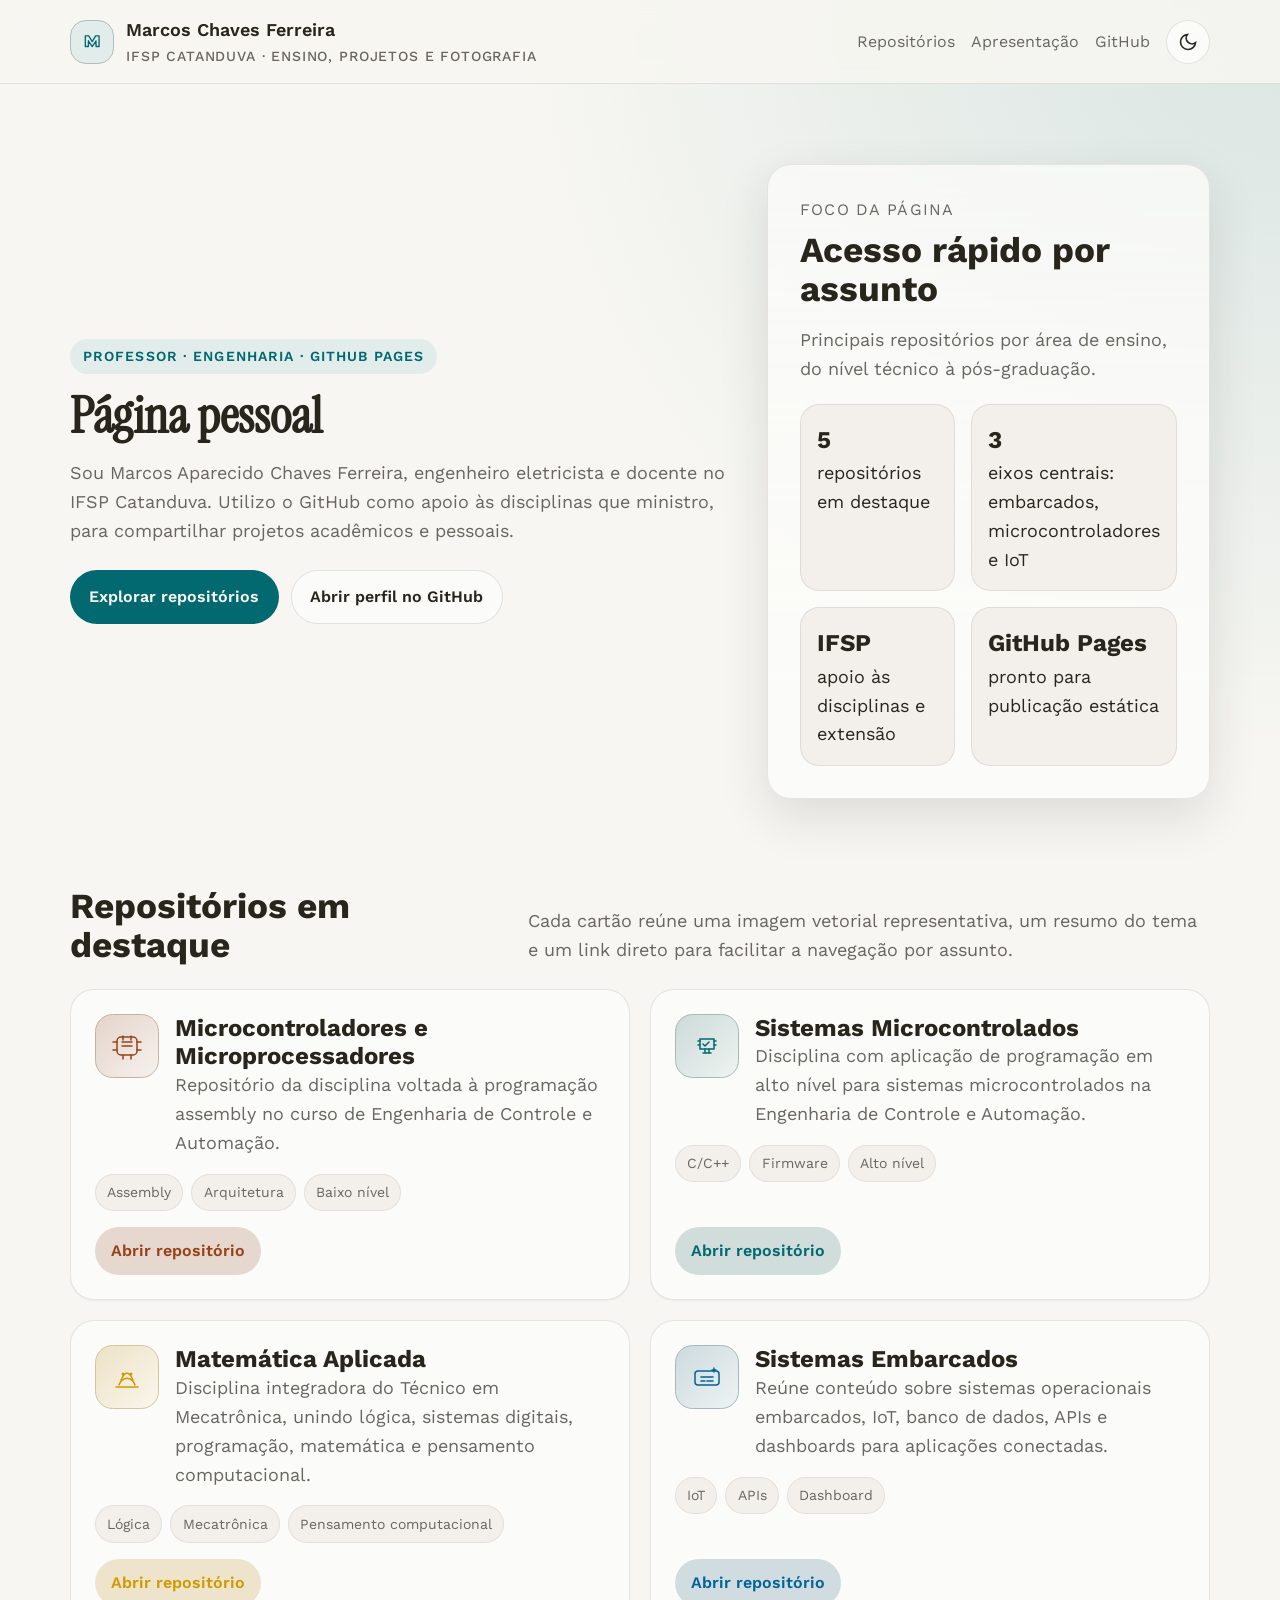
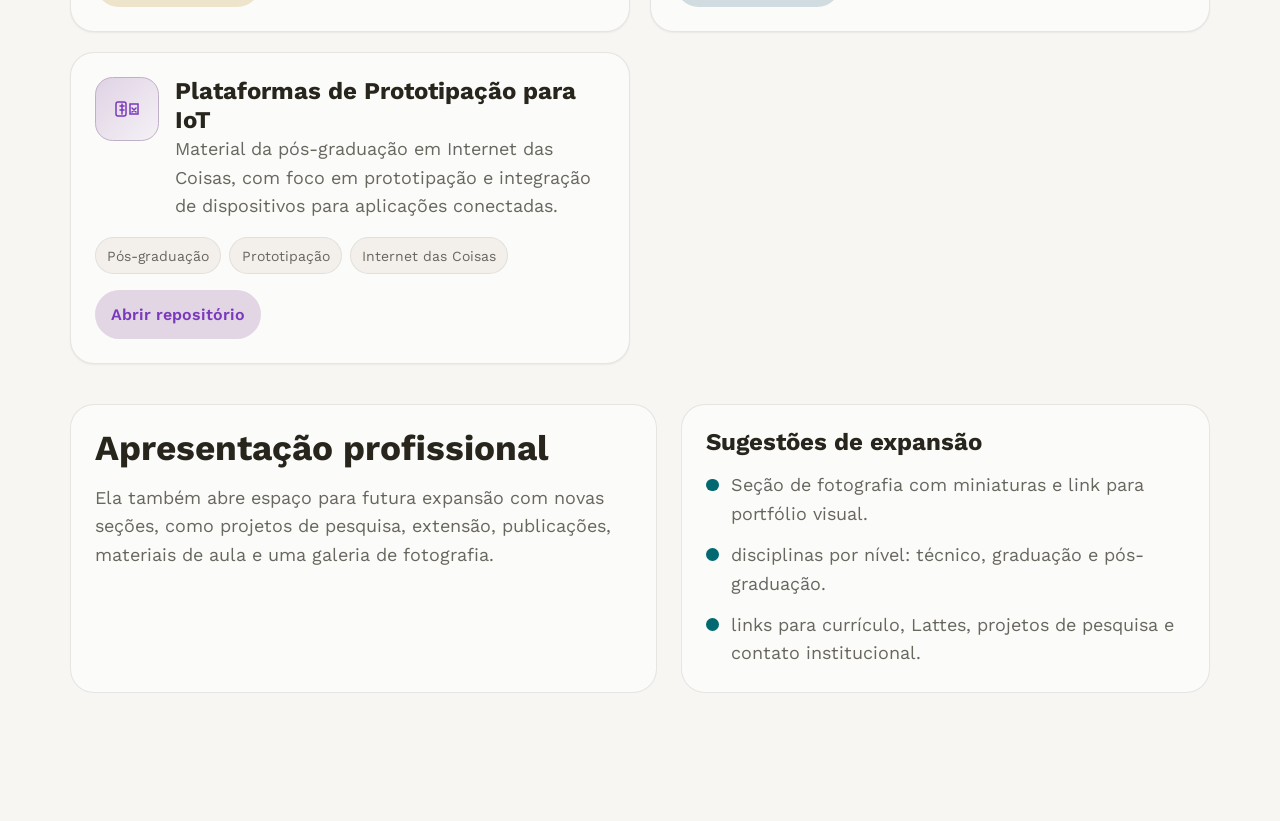
<file: index.html>
<!DOCTYPE html>
<html lang="pt-BR" data-theme="light">
<head>
  <meta charset="UTF-8" />
  <meta name="viewport" content="width=device-width, initial-scale=1.0" />
  <title>Marcos Aparecido Chaves Ferreira | IFSP Catanduva</title>
  <meta name="description" content="Página pessoal de Marcos Chaves Ferreira com apresentação e acesso rápido aos principais repositórios de apoio às disciplinas e projetos." />
  <link rel="preconnect" href="https://fonts.googleapis.com">
  <link rel="preconnect" href="https://fonts.gstatic.com" crossorigin>
  <link href="https://fonts.googleapis.com/css2?family=Instrument+Serif:ital@0;1&family=Work+Sans:wght@300;400;500;600;700&display=swap" rel="stylesheet">
  <style>
    :root, [data-theme="light"] {
      --text-xs: clamp(0.75rem, 0.7rem + 0.25vw, 0.875rem);
      --text-sm: clamp(0.875rem, 0.8rem + 0.35vw, 1rem);
      --text-base: clamp(1rem, 0.95rem + 0.25vw, 1.125rem);
      --text-lg: clamp(1.125rem, 1rem + 0.75vw, 1.5rem);
      --text-xl: clamp(1.5rem, 1.2rem + 1.25vw, 2.25rem);
      --text-2xl: clamp(2rem, 1.2rem + 2.5vw, 3.5rem);
      --space-1: .25rem; --space-2: .5rem; --space-3: .75rem; --space-4: 1rem; --space-5: 1.25rem; --space-6: 1.5rem; --space-8: 2rem; --space-10: 2.5rem; --space-12: 3rem; --space-16: 4rem; --space-20: 5rem;
      --color-bg:#f7f6f2; --color-surface:#fbfbf9; --color-surface-2:#f3f0ec; --color-border:#d4d1ca; --color-divider:#dcd9d5;
      --color-text:#28251d; --color-text-muted:#68665f; --color-text-faint:#9a9892; --color-text-inverse:#f9f8f4;
      --color-primary:#01696f; --color-primary-hover:#0c4e54; --color-primary-highlight:#cedcd8;
      --color-secondary:#006494; --color-accent:#d19900;
      --shadow-sm:0 1px 2px rgba(40,37,29,.06); --shadow-md:0 8px 24px rgba(40,37,29,.08); --shadow-lg:0 18px 50px rgba(40,37,29,.12);
      --radius-sm:.5rem; --radius-md:.85rem; --radius-lg:1.2rem; --radius-xl:1.5rem; --radius-full:9999px;
      --content:1140px; --font-display:'Instrument Serif', Georgia, serif; --font-body:'Work Sans', Arial, sans-serif;
    }
    [data-theme="dark"] {
      --color-bg:#171614; --color-surface:#1c1b19; --color-surface-2:#22211f; --color-border:#393836; --color-divider:#2a2927;
      --color-text:#e4e1d8; --color-text-muted:#b3afa6; --color-text-faint:#7f7b73; --color-text-inverse:#171614;
      --color-primary:#4f98a3; --color-primary-hover:#6bb3bd; --color-primary-highlight:#243134;
      --color-secondary:#6aa7d4; --color-accent:#f0bf49;
      --shadow-sm:0 1px 2px rgba(0,0,0,.22); --shadow-md:0 8px 24px rgba(0,0,0,.28); --shadow-lg:0 18px 50px rgba(0,0,0,.36);
    }
    *, *::before, *::after { box-sizing:border-box; }
    html { scroll-behavior:smooth; }
    body { margin:0; min-height:100vh; font-family:var(--font-body); font-size:var(--text-base); color:var(--color-text); background:radial-gradient(circle at top right, color-mix(in srgb, var(--color-primary) 12%, transparent), transparent 28%), var(--color-bg); line-height:1.6; }
    img, svg { display:block; max-width:100%; }
    a { color:inherit; text-decoration:none; }
    button { font:inherit; }
    .skip-link { position:absolute; left:-9999px; top:auto; }
    .skip-link:focus { left:var(--space-4); top:var(--space-4); background:var(--color-surface); padding:var(--space-3) var(--space-4); border-radius:var(--radius-md); z-index:1000; }
    .container { width:min(calc(100% - 2rem), var(--content)); margin-inline:auto; }
    header { position:sticky; top:0; z-index:20; backdrop-filter:blur(14px); background:color-mix(in srgb, var(--color-bg) 86%, transparent); border-bottom:1px solid color-mix(in srgb, var(--color-text) 10%, transparent); }
    .nav { display:flex; align-items:center; justify-content:space-between; gap:var(--space-4); padding:var(--space-4) 0; }
    .brand { display:flex; align-items:center; gap:var(--space-3); font-weight:600; }
    .brand-mark { width:2.75rem; height:2.75rem; padding:.55rem; border-radius:1rem; color:var(--color-primary); background:color-mix(in srgb, var(--color-primary) 10%, var(--color-surface)); border:1px solid color-mix(in srgb, var(--color-primary) 18%, var(--color-border)); }
    .brand span small { display:block; color:var(--color-text-muted); font-size:var(--text-xs); font-weight:500; letter-spacing:.06em; text-transform:uppercase; }
    .nav-links { display:flex; gap:var(--space-4); align-items:center; flex-wrap:wrap; }
    .nav-links a { color:var(--color-text-muted); font-size:var(--text-sm); }
    .nav-links a:hover { color:var(--color-primary); }
    .theme-toggle { min-width:44px; min-height:44px; border-radius:var(--radius-full); border:1px solid color-mix(in srgb, var(--color-text) 12%, transparent); background:var(--color-surface); color:var(--color-text); display:grid; place-items:center; }
    main { padding-bottom:var(--space-20); }
    .hero { padding:clamp(var(--space-10), 8vw, var(--space-20)) 0 var(--space-12); display:grid; grid-template-columns:1.2fr .8fr; gap:var(--space-8); align-items:center; }
    .eyebrow { display:inline-flex; align-items:center; gap:var(--space-2); padding:.4rem .8rem; border-radius:var(--radius-full); background:color-mix(in srgb, var(--color-primary) 10%, var(--color-surface)); color:var(--color-primary); font-size:var(--text-xs); letter-spacing:.08em; text-transform:uppercase; font-weight:600; }
    h1 { font-family:var(--font-display); font-size:var(--text-2xl); line-height:1; margin:var(--space-4) 0; max-width:13ch; }
    .hero p { color:var(--color-text-muted); max-width:60ch; }
    .hero-actions { margin-top:var(--space-6); display:flex; gap:var(--space-3); flex-wrap:wrap; }
    .btn { min-height:46px; padding:.85rem 1.15rem; border-radius:var(--radius-full); display:inline-flex; align-items:center; gap:.65rem; border:1px solid transparent; font-size:var(--text-sm); font-weight:600; }
    .btn-primary { background:var(--color-primary); color:var(--color-text-inverse); }
    .btn-primary:hover { background:var(--color-primary-hover); }
    .btn-secondary { background:var(--color-surface); border-color:color-mix(in srgb, var(--color-text) 12%, transparent); }
    .hero-card { background:linear-gradient(180deg, color-mix(in srgb, var(--color-surface) 78%, transparent), var(--color-surface)); border:1px solid color-mix(in srgb, var(--color-text) 10%, transparent); border-radius:var(--radius-xl); padding:var(--space-8); box-shadow:var(--shadow-lg); }
    .hero-grid { display:grid; grid-template-columns:repeat(2,1fr); gap:var(--space-4); margin-top:var(--space-5); }
    .mini-stat { padding:var(--space-4); border-radius:var(--radius-lg); background:var(--color-surface-2); border:1px solid color-mix(in srgb, var(--color-text) 9%, transparent); }
    .mini-stat strong { display:block; font-size:var(--text-lg); }
    section { padding:var(--space-10) 0 0; }
    .section-head { display:flex; justify-content:space-between; align-items:end; gap:var(--space-4); margin-bottom:var(--space-6); }
    h2 { font-size:var(--text-xl); line-height:1.1; margin:0; }
    .section-head p, .about p { color:var(--color-text-muted); max-width:62ch; margin:0; }
    .repo-grid { display:grid; grid-template-columns:repeat(2,minmax(0,1fr)); gap:var(--space-5); }
    .repo-card { background:var(--color-surface); border:1px solid color-mix(in srgb, var(--color-text) 10%, transparent); border-radius:var(--radius-xl); padding:var(--space-6); box-shadow:var(--shadow-sm); display:flex; flex-direction:column; gap:var(--space-4); transition:transform .18s ease, box-shadow .18s ease, border-color .18s ease; }
    .repo-card:hover { transform:translateY(-4px); box-shadow:var(--shadow-md); border-color:color-mix(in srgb, var(--color-primary) 25%, var(--color-border)); }
    .repo-top { display:flex; gap:var(--space-4); align-items:flex-start; }
    .repo-icon { width:4rem; height:4rem; flex:0 0 4rem; border-radius:1.1rem; display:grid; place-items:center; background:linear-gradient(135deg, color-mix(in srgb, var(--tone) 16%, var(--color-surface-2)), color-mix(in srgb, var(--tone) 5%, var(--color-surface))); color:var(--tone); border:1px solid color-mix(in srgb, var(--tone) 22%, var(--color-border)); }
    .repo-icon svg { width:2rem; height:2rem; }
    .repo-card h3 { margin:0; font-size:var(--text-lg); line-height:1.2; }
    .repo-card p { margin:0; color:var(--color-text-muted); }
    .tags { display:flex; flex-wrap:wrap; gap:var(--space-2); }
    .tag { padding:.4rem .7rem; border-radius:var(--radius-full); background:var(--color-surface-2); color:var(--color-text-muted); font-size:var(--text-xs); border:1px solid color-mix(in srgb, var(--color-text) 8%, transparent); }
    .repo-links { margin-top:auto; display:flex; gap:var(--space-3); flex-wrap:wrap; }
    .repo-link { min-height:42px; padding:.72rem 1rem; border-radius:var(--radius-full); font-size:var(--text-sm); font-weight:600; display:inline-flex; align-items:center; gap:.55rem; }
    .repo-link.primary { background:color-mix(in srgb, var(--tone) 14%, var(--color-surface-2)); color:var(--tone); }
    .repo-link.outline { border:1px solid color-mix(in srgb, var(--color-text) 12%, transparent); background:transparent; }
    .about-wrap { display:grid; grid-template-columns:1fr .9fr; gap:var(--space-6); }
    .about-card, .links-card { background:var(--color-surface); border:1px solid color-mix(in srgb, var(--color-text) 10%, transparent); border-radius:var(--radius-xl); padding:var(--space-6); }
    .list { display:grid; gap:var(--space-3); }
    .list-item { display:flex; gap:var(--space-3); align-items:flex-start; color:var(--color-text-muted); }
    .dot { width:.8rem; height:.8rem; border-radius:var(--radius-full); margin-top:.45rem; background:var(--color-primary); flex:0 0 .8rem; }
    footer { padding:var(--space-12) 0 0; color:var(--color-text-muted); font-size:var(--text-sm); }
    @media (max-width: 900px) {
      .hero, .about-wrap, .repo-grid { grid-template-columns:1fr; }
      h1 { max-width:15ch; }
    }
    @media (max-width: 640px) {
      .nav { align-items:flex-start; flex-direction:column; }
      .nav-links { width:100%; justify-content:space-between; }
      .hero-card, .repo-card, .about-card, .links-card { padding:var(--space-5); }
      .hero-grid { grid-template-columns:1fr; }
      .section-head { align-items:flex-start; flex-direction:column; }
    }
  </style>
</head>
<body>
  <a class="skip-link" href="#conteudo">Ir para o conteúdo</a>
  <header>
    <div class="container nav">
      <div class="brand" aria-label="Identidade do site">
        <div class="brand-mark" aria-hidden="true">
          <svg viewBox="0 0 64 64" fill="none" xmlns="http://www.w3.org/2000/svg">
            <path d="M14 46V18h9l9 15 9-15h9v28h-8V31l-10 15-10-15v15h-8Z" stroke="currentColor" stroke-width="3.5" stroke-linejoin="round"/>
          </svg>
        </div>
        <span>Marcos Chaves Ferreira<small>IFSP Catanduva · ensino, projetos e fotografia</small></span>
      </div>
      <nav class="nav-links" aria-label="Navegação principal">
        <a href="#repositorios">Repositórios</a>
        <a href="#apresentacao">Apresentação</a>
        <a href="https://github.com/mchavesferreira" target="_blank" rel="noopener noreferrer">GitHub</a>
        <button class="theme-toggle" type="button" data-theme-toggle aria-label="Alternar tema">
          <svg width="20" height="20" viewBox="0 0 24 24" fill="none" stroke="currentColor" stroke-width="2"><path d="M21 12.79A9 9 0 1 1 11.21 3 7 7 0 0 0 21 12.79z"/></svg>
        </button>
      </nav>
    </div>
  </header>

  <main id="conteudo" class="container">
    <section class="hero" id="apresentacao">
      <div>
        <span class="eyebrow">Professor · Engenharia · GitHub Pages</span>
        <h1>Página pessoal</h1>
        <p>Sou Marcos Aparecido Chaves Ferreira, engenheiro eletricista e docente no IFSP Catanduva. Utilizo o GitHub como apoio às disciplinas que ministro, para compartilhar projetos acadêmicos e pessoais.</p>
        <div class="hero-actions">
          <a class="btn btn-primary" href="#repositorios">Explorar repositórios</a>
          <a class="btn btn-secondary" href="https://github.com/mchavesferreira" target="_blank" rel="noopener noreferrer">Abrir perfil no GitHub</a>
        </div>
      </div>
      <aside class="hero-card" aria-label="Resumo profissional">
        <p style="font-size:var(--text-sm); text-transform:uppercase; letter-spacing:.08em; color:var(--color-text-muted); margin:0;">Foco da página</p>
        <h2 style="margin-top:.5rem; font-size:var(--text-xl);">Acesso rápido por assunto</h2>
        <p>Principais repositórios por área de ensino, do nível técnico à pós-graduação.</p>
        <div class="hero-grid">
          <div class="mini-stat"><strong>5</strong><span>repositórios em destaque</span></div>
          <div class="mini-stat"><strong>3</strong><span>eixos centrais: embarcados, microcontroladores e IoT</span></div>
          <div class="mini-stat"><strong>IFSP</strong><span>apoio às disciplinas e extensão</span></div>
          <div class="mini-stat"><strong>GitHub Pages</strong><span>pronto para publicação estática</span></div>
        </div>
      </aside>
    </section>

    <section id="repositorios">
      <div class="section-head">
        <div>
          <h2>Repositórios em destaque</h2>
        </div>
        <p>Cada cartão reúne uma imagem vetorial representativa, um resumo do tema e um link direto para facilitar a navegação por assunto.</p>
      </div>

      <div class="repo-grid">
        <article class="repo-card" style="--tone:#964219;">
          <div class="repo-top">
            <div class="repo-icon" aria-hidden="true">
              <svg viewBox="0 0 64 64" fill="none" xmlns="http://www.w3.org/2000/svg">
                <rect x="12" y="14" width="40" height="36" rx="8" stroke="currentColor" stroke-width="3"/>
                <path d="M22 24h20M22 32h20M24 12v8M40 12v8M24 50v8M40 50v8M12 24H4M12 40H4M60 24h-8M60 40h-8" stroke="currentColor" stroke-width="3" stroke-linecap="round"/>
              </svg>
            </div>
            <div>
              <h3>Microcontroladores e Microprocessadores</h3>
              <p>Repositório da disciplina voltada à programação assembly no curso de Engenharia de Controle e Automação.</p>
            </div>
          </div>
          <div class="tags">
            <span class="tag">Assembly</span><span class="tag">Arquitetura</span><span class="tag">Baixo nível</span>
          </div>
          <div class="repo-links">
            <a class="repo-link primary" href="https://github.com/mchavesferreira/ctdmicr" target="_blank" rel="noopener noreferrer">Abrir repositório</a>
          </div>
        </article>

        <article class="repo-card" style="--tone:#01696f;">
          <div class="repo-top">
            <div class="repo-icon" aria-hidden="true">
              <svg viewBox="0 0 64 64" fill="none" xmlns="http://www.w3.org/2000/svg">
                <path d="M18 18h28v20H18z" stroke="currentColor" stroke-width="3" rx="4"/>
                <path d="M24 46h16M28 38v8M36 38v8M14 22h4M14 30h4M46 22h4M46 30h4" stroke="currentColor" stroke-width="3" stroke-linecap="round"/>
                <path d="M24 28l4 4 8-8" stroke="currentColor" stroke-width="3" stroke-linecap="round" stroke-linejoin="round"/>
              </svg>
            </div>
            <div>
              <h3>Sistemas Microcontrolados</h3>
              <p>Disciplina com aplicação de programação em alto nível para sistemas microcontrolados na Engenharia de Controle e Automação.</p>
            </div>
          </div>
          <div class="tags">
            <span class="tag">C/C++</span><span class="tag">Firmware</span><span class="tag">Alto nível</span>
          </div>
          <div class="repo-links">
            <a class="repo-link primary" href="https://github.com/mchavesferreira/smc" target="_blank" rel="noopener noreferrer">Abrir repositório</a>
          </div>
        </article>

        <article class="repo-card" style="--tone:#d19900;">
          <div class="repo-top">
            <div class="repo-icon" aria-hidden="true">
              <svg viewBox="0 0 64 64" fill="none" xmlns="http://www.w3.org/2000/svg">
                <path d="M16 48c7-18 25-18 32 0" stroke="currentColor" stroke-width="3" stroke-linecap="round"/>
                <path d="M20 38c4-9 8-14 12-14s8 5 12 14" stroke="currentColor" stroke-width="3" stroke-linecap="round"/>
                <circle cx="24" cy="26" r="3" fill="currentColor"/>
                <circle cx="40" cy="26" r="3" fill="currentColor"/>
                <path d="M10 52h44" stroke="currentColor" stroke-width="3" stroke-linecap="round"/>
              </svg>
            </div>
            <div>
              <h3>Matemática Aplicada</h3>
              <p>Disciplina integradora do Técnico em Mecatrônica, unindo lógica, sistemas digitais, programação, matemática e pensamento computacional.</p>
            </div>
          </div>
          <div class="tags">
            <span class="tag">Lógica</span><span class="tag">Mecatrônica</span><span class="tag">Pensamento computacional</span>
          </div>
          <div class="repo-links">
            <a class="repo-link primary" href="https://github.com/mchavesferreira/matematicaaplicada" target="_blank" rel="noopener noreferrer">Abrir repositório</a>
          </div>
        </article>

        <article class="repo-card" style="--tone:#006494;">
          <div class="repo-top">
            <div class="repo-icon" aria-hidden="true">
              <svg viewBox="0 0 64 64" fill="none" xmlns="http://www.w3.org/2000/svg">
                <path d="M14 20h36a6 6 0 0 1 6 6v16a6 6 0 0 1-6 6H14a6 6 0 0 1-6-6V26a6 6 0 0 1 6-6Z" stroke="currentColor" stroke-width="3"/>
                <path d="M20 40h8M32 40h12M20 32h24" stroke="currentColor" stroke-width="3" stroke-linecap="round"/>
                <path d="M46 14v8M42 18h8" stroke="currentColor" stroke-width="3" stroke-linecap="round"/>
              </svg>
            </div>
            <div>
              <h3>Sistemas Embarcados</h3>
              <p>Reúne conteúdo sobre sistemas operacionais embarcados, IoT, banco de dados, APIs e dashboards para aplicações conectadas.</p>
            </div>
          </div>
          <div class="tags">
            <span class="tag">IoT</span><span class="tag">APIs</span><span class="tag">Dashboard</span>
          </div>
          <div class="repo-links">
            <a class="repo-link primary" href="https://github.com/mchavesferreira/sebe" target="_blank" rel="noopener noreferrer">Abrir repositório</a>
          </div>
        </article>

        <article class="repo-card" style="--tone:#7a39bb;">
          <div class="repo-top">
            <div class="repo-icon" aria-hidden="true">
              <svg viewBox="0 0 64 64" fill="none" xmlns="http://www.w3.org/2000/svg">
                <rect x="10" y="18" width="20" height="28" rx="4" stroke="currentColor" stroke-width="3"/>
                <path d="M22 22v20M18 26h8M18 34h8" stroke="currentColor" stroke-width="3" stroke-linecap="round"/>
                <path d="M38 22h16v20H38z" stroke="currentColor" stroke-width="3" rx="4"/>
                <path d="M42 38l8-8M42 30l8 8" stroke="currentColor" stroke-width="3" stroke-linecap="round"/>
              </svg>
            </div>
            <div>
              <h3>Plataformas de Prototipação para IoT</h3>
              <p>Material da pós-graduação em Internet das Coisas, com foco em prototipação e integração de dispositivos para aplicações conectadas.</p>
            </div>
          </div>
          <div class="tags">
            <span class="tag">Pós-graduação</span><span class="tag">Prototipação</span><span class="tag">Internet das Coisas</span>
          </div>
          <div class="repo-links">
            <a class="repo-link primary" href="https://github.com/mchavesferreira/E2PPT" target="_blank" rel="noopener noreferrer">Abrir repositório</a>
          </div>
        </article>
      </div>
    </section>

    <section>
      <div class="about-wrap">
        <article class="about-card">
          <div class="section-head" style="margin-bottom:var(--space-4);">
            <div>
              <h2>Apresentação profissional</h2>
            </div>
          </div>
          <div class="about">
      
            <p style="margin-top:var(--space-4);">Ela também abre espaço para futura expansão com novas seções, como projetos de pesquisa, extensão, publicações, materiais de aula e uma galeria de fotografia.</p>
          </div>
        </article>
        <aside class="links-card">
          <h2 style="margin-bottom:var(--space-4); font-size:var(--text-lg);">Sugestões de expansão</h2>
          <div class="list">
            <div class="list-item"><span class="dot"></span><span>Seção de fotografia com miniaturas e link para portfólio visual.</span></div>
            <div class="list-item"><span class="dot"></span><span>disciplinas por nível: técnico, graduação e pós-graduação.</span></div>
            <div class="list-item"><span class="dot"></span><span>links para currículo, Lattes, projetos de pesquisa e contato institucional.</span></div>
          </div>
        </aside>
      </div>
    </section>

    <footer>
    </footer>
  </main>

  <script>
    (function(){
      const toggle = document.querySelector('[data-theme-toggle]');
      const root = document.documentElement;
      let theme = window.matchMedia('(prefers-color-scheme: dark)').matches ? 'dark' : 'light';
      root.setAttribute('data-theme', theme);
      const render = () => {
        toggle.innerHTML = theme === 'dark'
          ? '<svg width="20" height="20" viewBox="0 0 24 24" fill="none" stroke="currentColor" stroke-width="2"><circle cx="12" cy="12" r="5"/><path d="M12 1v2M12 21v2M4.22 4.22l1.42 1.42M18.36 18.36l1.42 1.42M1 12h2M21 12h2M4.22 19.78l1.42-1.42M18.36 5.64l1.42-1.42"/></svg>'
          : '<svg width="20" height="20" viewBox="0 0 24 24" fill="none" stroke="currentColor" stroke-width="2"><path d="M21 12.79A9 9 0 1 1 11.21 3 7 7 0 0 0 21 12.79z"/></svg>';
        toggle.setAttribute('aria-label', theme === 'dark' ? 'Alternar para tema claro' : 'Alternar para tema escuro');
      };
      render();
      toggle.addEventListener('click', () => { theme = theme === 'dark' ? 'light' : 'dark'; root.setAttribute('data-theme', theme); render(); });
    })();
  </script>
</body>
</html>
</file>
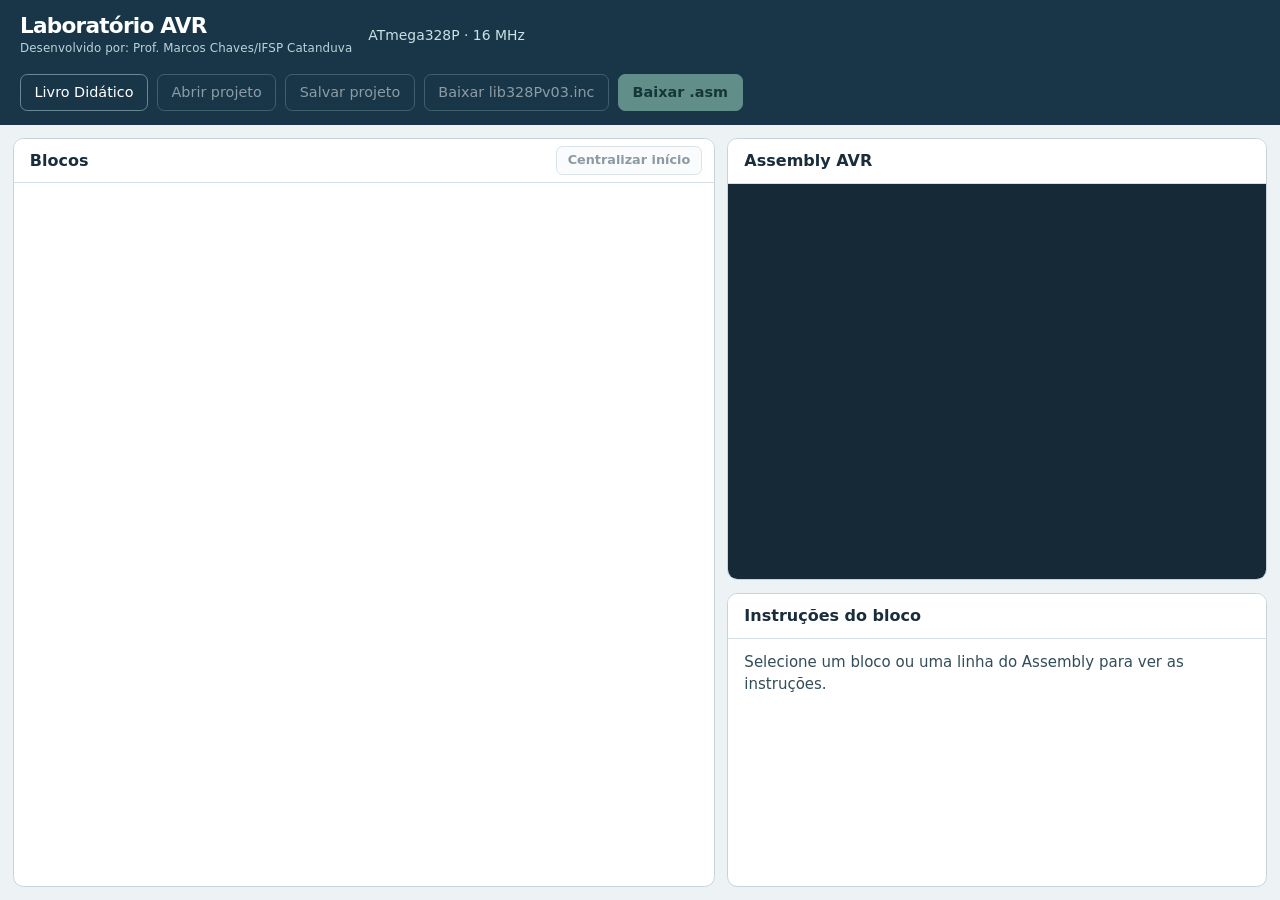
<file: blocklyavr/index.html>
<!doctype html>
<html lang="pt-BR">
<head>
  <meta charset="utf-8">
  <meta name="viewport" content="width=device-width, initial-scale=1">
  <meta http-equiv="refresh" content="0;url=demos/commands/index.html">
  <link rel="icon" href="blockly/appengine/favicon.ico">
  <title>Laboratório AVR</title>
</head>
<body>
  <a href="demos/commands/index.html">Abrir o Laboratório AVR</a>
</body>
</html>
</file>
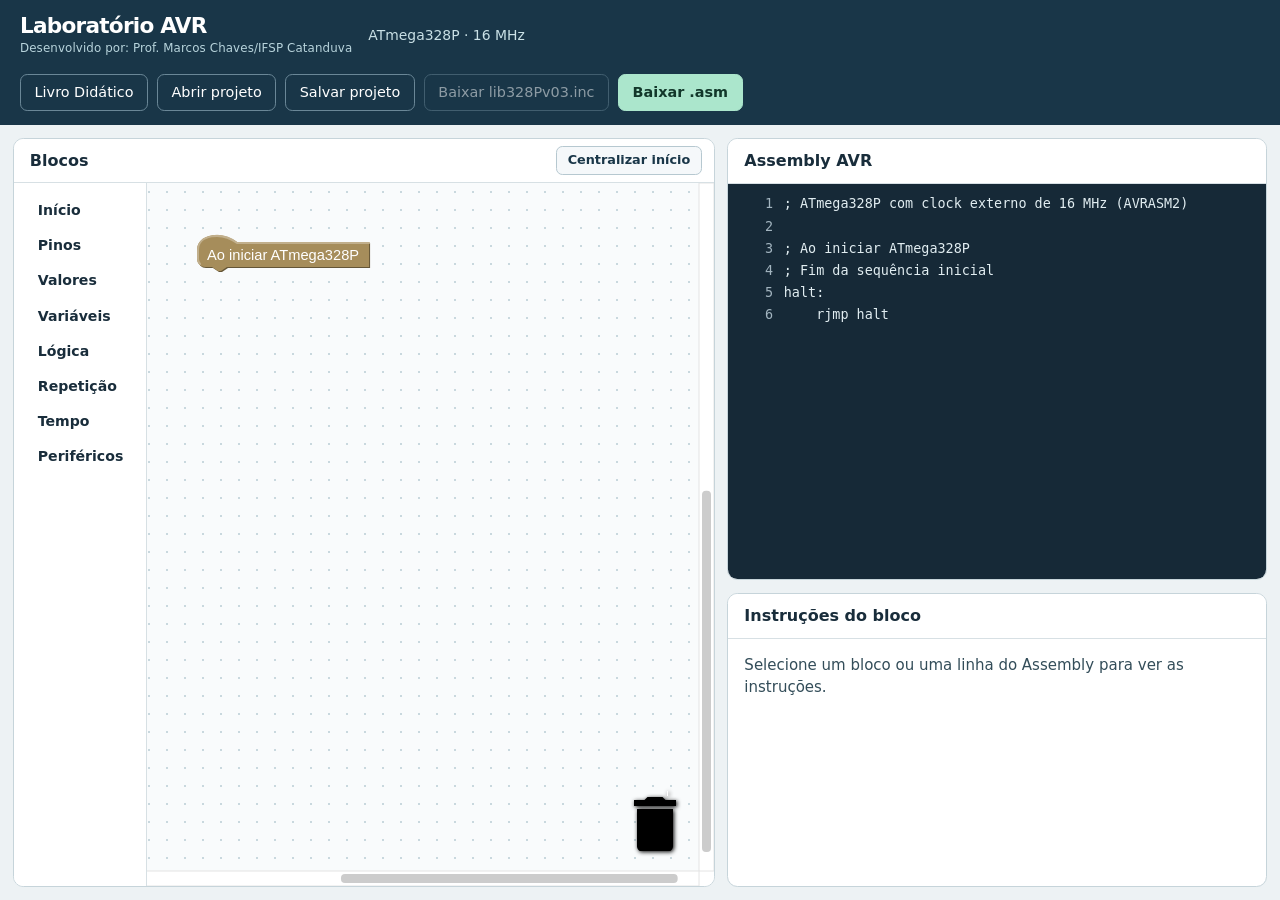
<file: blocklyavr/demos/commands/index.html>
<!doctype html>
<html lang="pt-BR">
<head>
  <meta charset="utf-8">
  <meta name="viewport" content="width=device-width, initial-scale=1, viewport-fit=cover">
  <link rel="icon" href="../../blockly/appengine/favicon.ico">
  <link rel="stylesheet" href="blockly-atmega.css">
  <script src="../../js/avr/datasheet-catalog.js"></script>
  <script src="../../js/avr/datasheet-diagrams.js"></script>
  <script src="blockly-atmega.js"></script>
  <title>Laboratório AVR · ATmega328P</title>
</head>
<body class="studio">
  <header class="toolbar">
    <div class="toolbar-top">
      <div class="identity">
        <div class="brand">
          <h1>Laboratório AVR</h1>
          <small class="author">Desenvolvido por: Prof. Marcos Chaves/IFSP Catanduva</small>
        </div>
        <span>ATmega328P · 16 MHz</span>
      </div>
      <button id="toggle-actions" class="menu-toggle" type="button" aria-expanded="false" aria-controls="toolbar-actions" aria-label="Abrir menu de ações">Menu</button>
    </div>
    <div id="toolbar-actions" class="actions">
      <a id="open-guide" class="action-link" href="guia-didatico.html" target="_blank" rel="noopener">Livro Didático</a>
      <button id="load-design" type="button" disabled>Abrir projeto</button>
      <button id="save-design" type="button" disabled>Salvar projeto</button>
      <button id="save-lib" type="button" disabled title="Baixe lib328Pv03.inc para a pasta do projeto quando o programa incluir a biblioteca">Baixar lib328Pv03.inc</button>
      <button id="save-asm" class="primary" type="button" disabled>Baixar .asm</button>
      <input id="design-file-input" type="file" accept=".xml,application/xml,text/xml" hidden>
    </div>
  </header>
  <div id="file-message" role="alert" hidden></div>
  <nav id="mobile-view-bar" class="mobile-view-bar" aria-label="Alternar visualização">
    <button id="view-split" type="button" class="view-tab is-active" data-view="split" aria-pressed="true">Dividido</button>
    <button id="view-blocks" type="button" class="view-tab" data-view="blocks" aria-pressed="false">Blocos</button>
    <button id="view-assembly" type="button" class="view-tab" data-view="assembly" aria-pressed="false">Assembly <span id="view-assembly-badge" class="error-badge" aria-label="Erros nos blocos" hidden></span></button>
    <button id="view-details" type="button" class="view-tab" data-view="details" aria-pressed="false">Explicação</button>
  </nav>
  <main id="studio-main" data-mobile-view="split" data-inspector-tab="assembly">
    <section class="workspace panel" aria-labelledby="workspace-title">
      <div class="panel-header">
        <h2 id="workspace-title">Blocos</h2>
        <button id="center-start" class="panel-action" type="button" disabled title="Centralizar o bloco selecionado ou o bloco Ao iniciar ATmega328P">Centralizar início</button>
      </div>
      <iframe id="blockly-editor" src="blockly-frame.html" title="Área de programação em blocos"></iframe>
    </section>
    <div class="inspector">
      <div id="inspector-tabs" class="inspector-tabs" role="tablist" aria-label="Painéis do inspetor">
        <button id="tab-assembly" type="button" class="inspector-tab is-active" role="tab" data-inspector-tab="assembly" aria-selected="true" aria-controls="panel-assembly">Assembly AVR <span id="tab-assembly-badge" class="error-badge" aria-label="Erros nos blocos" hidden></span></button>
        <button id="tab-details" type="button" class="inspector-tab" role="tab" data-inspector-tab="details" aria-selected="false" aria-controls="panel-details">Instruções do bloco</button>
      </div>
      <section id="panel-assembly" class="assembly panel" aria-labelledby="assembly-title">
        <h2 id="assembly-title">Assembly AVR <span id="assembly-error-badge" class="error-badge" aria-label="Erros nos blocos" hidden></span></h2>
        <div id="diagnostics" role="alert" hidden></div>
        <div id="asm-lines" aria-label="Linhas do programa Assembly" tabindex="0"></div>
      </section>
      <section id="panel-details" class="details panel" aria-labelledby="details-title">
        <h2 id="details-title">Instruções do bloco</h2>
        <div id="explanations">Selecione um bloco ou uma linha do Assembly para ver as instruções.</div>
      </section>
    </div>
  </main>
</body>
</html>
</file>
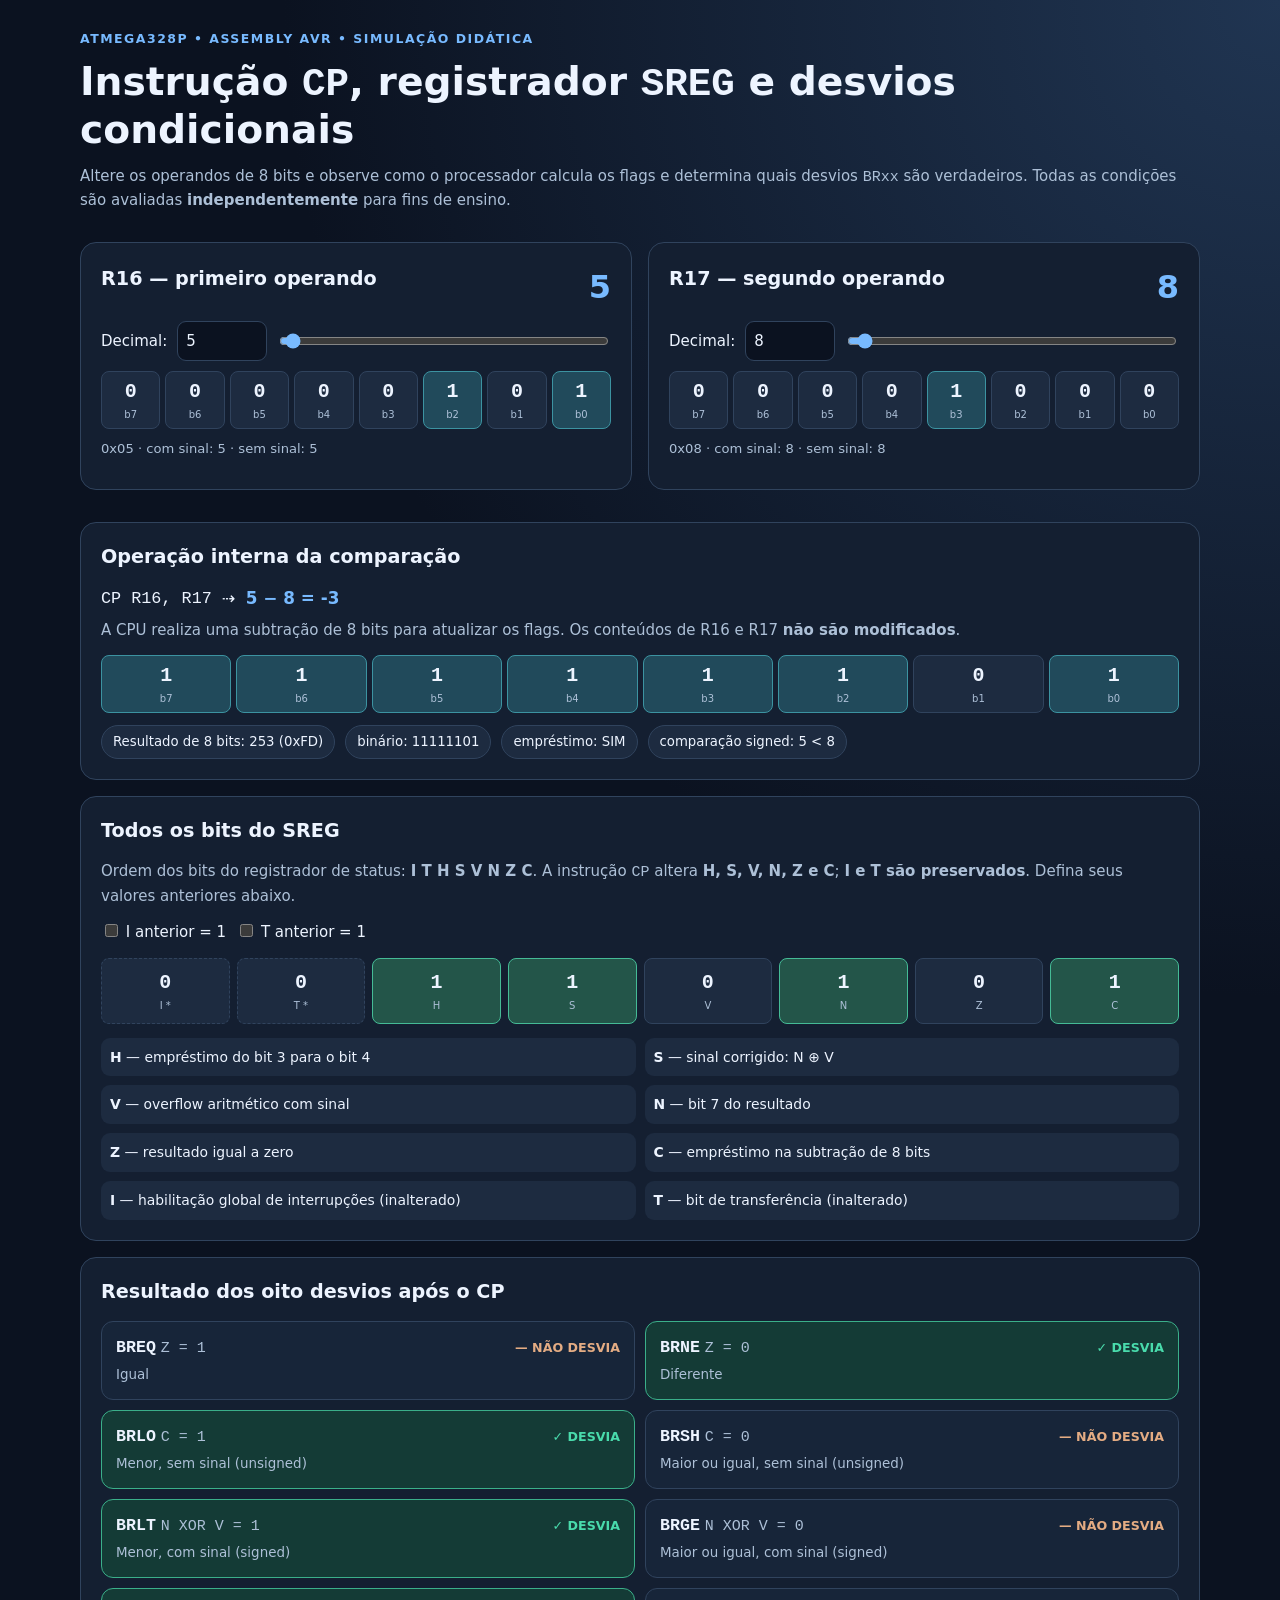
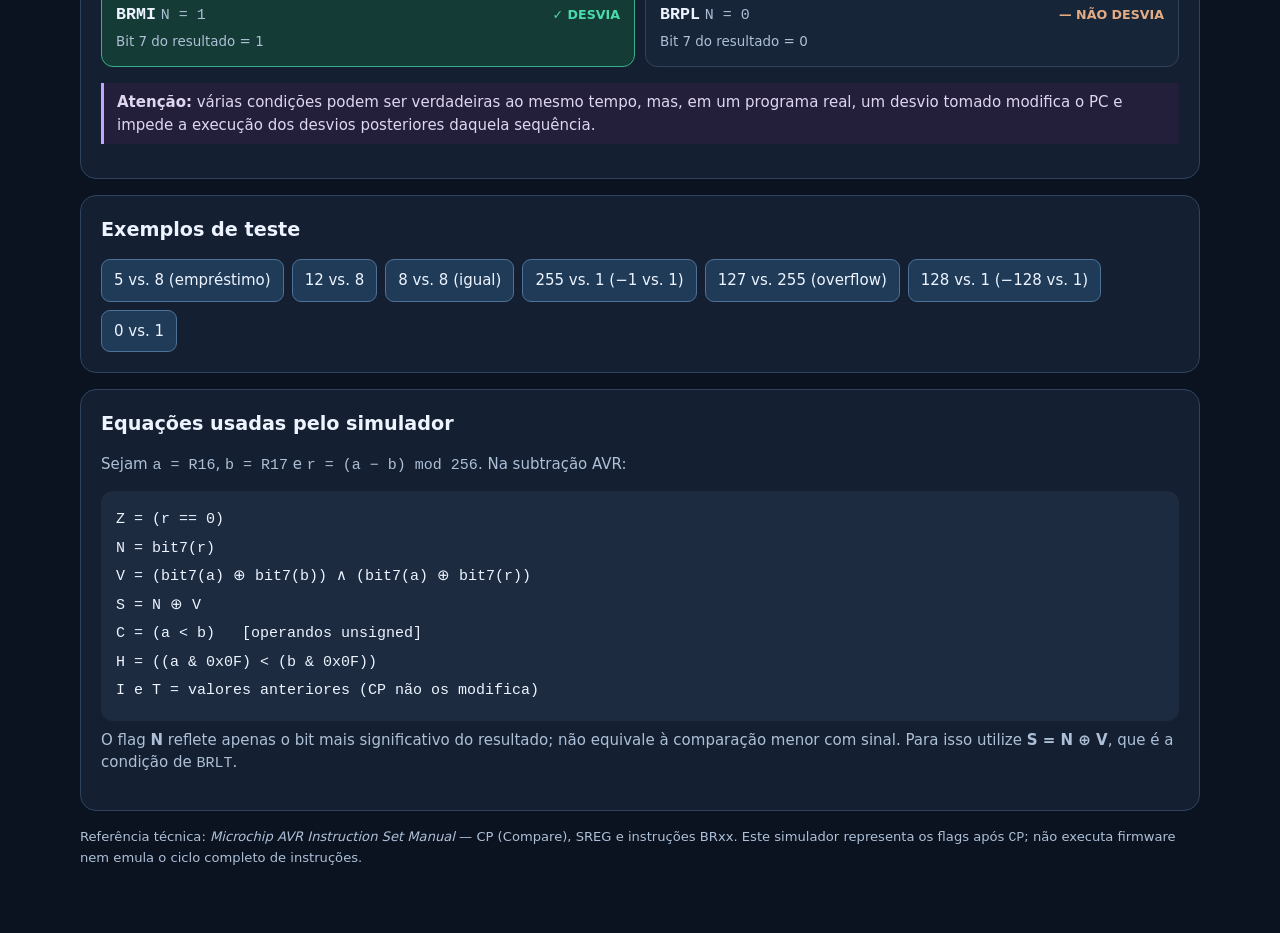
<file: simulador_cp_sreg_atmega328p.html>
<!DOCTYPE html>
<html lang="pt-BR">
<head>
<meta charset="UTF-8"><meta name="viewport" content="width=device-width,initial-scale=1">
<title>Simulador AVR — CP, SREG e desvios condicionais</title>
<style>
:root{color-scheme:dark;--bg:#0b1220;--surface:#141f31;--surface2:#1d2b40;--edge:#30435d;--text:#edf4ff;--muted:#adc0d7;--good:#49dbac;--bad:#ffb86b;--accent:#78baff;--violet:#c4a4ff}*{box-sizing:border-box}body{margin:0;background:radial-gradient(circle at top right,#203552 0,transparent 35%),var(--bg);color:var(--text);font:15px/1.5 system-ui,-apple-system,Segoe UI,Arial,sans-serif}main{max-width:1160px;margin:auto;padding:30px 20px 64px}h1{font-size:clamp(1.6rem,3.5vw,2.45rem);line-height:1.16;margin:10px 0 12px}h2{font-size:1.2rem;margin:0 0 14px}p{margin:8px 0 14px;color:var(--muted)}.kicker{color:var(--accent);letter-spacing:.12em;text-transform:uppercase;font-size:.78rem;font-weight:800}.grid{display:grid;grid-template-columns:repeat(2,minmax(0,1fr));gap:16px}.panel{background:var(--surface);border:1px solid var(--edge);border-radius:16px;padding:20px;margin:16px 0;min-width:0}.regheader{display:flex;justify-content:space-between;align-items:center;gap:12px}.valbig{font-size:2rem;font-weight:800;color:var(--accent);font-variant-numeric:tabular-nums}.inputrow{display:flex;gap:10px;align-items:center;margin:10px 0}.inputrow input[type=number]{width:90px;min-width:0;border:1px solid var(--edge);border-radius:9px;background:var(--bg);color:var(--text);font:inherit;padding:8px}.inputrow input[type=range]{flex:1;min-width:0;accent-color:#78baff}.bits{display:grid;grid-template-columns:repeat(8,minmax(0,1fr));gap:5px}.bit{text-align:center;border-radius:8px;background:var(--surface2);border:1px solid var(--edge);padding:8px 1px;font:700 clamp(13px,2vw,20px)/1.2 ui-monospace,SFMono-Regular,Consolas,monospace}.bit small{display:block;color:var(--muted);font:10px system-ui;margin-top:5px}.bit.one{background:#214a5b;border-color:#3c93a1}.bit.flag1{background:#235549;border-color:#45bb96}.bit.preserve{border-style:dashed}.sub{font-size:.82rem;color:var(--muted);margin:10px 0}.tally{display:flex;gap:10px;flex-wrap:wrap;margin-top:12px}.pill{background:var(--surface2);border:1px solid var(--edge);border-radius:999px;padding:6px 11px;font-size:.83rem}.code{font-family:ui-monospace,SFMono-Regular,Consolas,monospace}.mathline{display:flex;flex-wrap:wrap;align-items:center;gap:10px;font-size:1.05rem}.mathline strong{color:var(--accent)}.summary{background:var(--surface2);border-radius:12px;padding:15px}.sreg{display:grid;grid-template-columns:repeat(8,minmax(0,1fr));gap:7px}.sreg .bit{padding:12px 0}.muted{color:var(--muted)}.branchgrid{display:grid;grid-template-columns:repeat(2,minmax(0,1fr));gap:10px}.branch{border-radius:12px;padding:14px;border:1px solid var(--edge);background:#172539;display:grid;grid-template-columns:1fr auto;gap:4px 12px;align-items:center}.branch strong{font-size:1.04rem}.branch .desc{grid-column:1/-1;color:var(--muted);font-size:.84rem}.branch.yes{border-color:#3baf8a;background:#143b36}.branch.yes .status{color:var(--good)}.branch.no .status{color:#e4ac83}.status{font-size:.79rem;font-weight:700;text-align:right}.samples{display:flex;gap:8px;flex-wrap:wrap}button{cursor:pointer;border:1px solid #4e7197;background:#203b58;color:var(--text);border-radius:9px;padding:9px 12px;font:inherit}button:hover,button:focus-visible{outline:2px solid var(--accent);outline-offset:1px}.flaglegend{display:grid;grid-template-columns:repeat(2,minmax(0,1fr));gap:9px}.flaglegend>div{background:var(--surface2);border-radius:9px;padding:9px;font-size:.87rem}.note{border-left:3px solid var(--violet);padding:8px 13px;background:#231e3a;color:#dfd7f0}.footer{font-size:.82rem}.sr-only{position:absolute;width:1px;height:1px;padding:0;margin:-1px;overflow:hidden;clip:rect(0,0,0,0);white-space:nowrap;border:0}@media(max-width:690px){.grid,.branchgrid,.flaglegend{grid-template-columns:1fr}.panel{padding:14px}.sreg{gap:3px}.sreg .bit{padding:10px 0}.bit{font-size:15px}}
</style>
</head>
<body><main>
<div class="kicker">ATmega328P • Assembly AVR • Simulação didática</div>
<h1>Instrução <span class="code">CP</span>, registrador <span class="code">SREG</span> e desvios condicionais</h1>
<p>Altere os operandos de 8 bits e observe como o processador calcula os flags e determina quais desvios <span class="code">BRxx</span> são verdadeiros. Todas as condições são avaliadas <strong>independentemente</strong> para fins de ensino.</p>
<section class="grid" aria-label="Registradores">
<div class="panel"><div class="regheader"><h2>R16 — primeiro operando</h2><span id="aBig" class="valbig">5</span></div><div class="inputrow"><label for="aInput">Decimal:</label><input id="aInput" type="number" min="0" max="255" value="5"><input id="aRange" type="range" min="0" max="255" value="5" aria-label="Ajustar R16"></div><div id="aBits" class="bits"></div><div id="aInfo" class="sub"></div></div>
<div class="panel"><div class="regheader"><h2>R17 — segundo operando</h2><span id="bBig" class="valbig">8</span></div><div class="inputrow"><label for="bInput">Decimal:</label><input id="bInput" type="number" min="0" max="255" value="8"><input id="bRange" type="range" min="0" max="255" value="8" aria-label="Ajustar R17"></div><div id="bBits" class="bits"></div><div id="bInfo" class="sub"></div></div>
</section>
<section class="panel"><h2>Operação interna da comparação</h2><div class="mathline"><code>CP R16, R17</code> <span>⇢</span> <strong id="operation"></strong></div><p>A CPU realiza uma subtração de 8 bits para atualizar os flags. Os conteúdos de R16 e R17 <strong>não são modificados</strong>.</p><div id="resultBits" class="bits"></div><div id="resultInfo" class="tally"></div></section>
<section class="panel"><h2>Todos os bits do SREG</h2><p>Ordem dos bits do registrador de status: <strong>I T H S V N Z C</strong>. A instrução <span class="code">CP</span> altera <strong>H, S, V, N, Z e C</strong>; <strong>I e T são preservados</strong>. Defina seus valores anteriores abaixo.</p><div class="tally" style="margin-bottom:14px"><label><input type="checkbox" id="iFlag"> I anterior = 1</label><label><input type="checkbox" id="tFlag"> T anterior = 1</label></div><div id="sregBits" class="sreg" aria-live="polite"></div><div class="flaglegend" style="margin-top:14px"><div><strong>H</strong> — empréstimo do bit 3 para o bit 4</div><div><strong>S</strong> — sinal corrigido: N ⊕ V</div><div><strong>V</strong> — overflow aritmético com sinal</div><div><strong>N</strong> — bit 7 do resultado</div><div><strong>Z</strong> — resultado igual a zero</div><div><strong>C</strong> — empréstimo na subtração de 8 bits</div><div><strong>I</strong> — habilitação global de interrupções (inalterado)</div><div><strong>T</strong> — bit de transferência (inalterado)</div></div></section>
<section class="panel"><h2>Resultado dos oito desvios após o CP</h2><div id="branches" class="branchgrid" aria-live="polite"></div><p class="note" style="margin-top:16px"><strong>Atenção:</strong> várias condições podem ser verdadeiras ao mesmo tempo, mas, em um programa real, um desvio tomado modifica o PC e impede a execução dos desvios posteriores daquela sequência.</p></section>
<section class="panel"><h2>Exemplos de teste</h2><div class="samples"><button type="button" data-a="5" data-b="8">5 vs. 8 (empréstimo)</button><button type="button" data-a="12" data-b="8">12 vs. 8</button><button type="button" data-a="8" data-b="8">8 vs. 8 (igual)</button><button type="button" data-a="255" data-b="1">255 vs. 1 (−1 vs. 1)</button><button type="button" data-a="127" data-b="255">127 vs. 255 (overflow)</button><button type="button" data-a="128" data-b="1">128 vs. 1 (−128 vs. 1)</button><button type="button" data-a="0" data-b="1">0 vs. 1</button></div></section>
<section class="panel"><h2>Equações usadas pelo simulador</h2><p>Sejam <span class="code">a = R16</span>, <span class="code">b = R17</span> e <span class="code">r = (a − b) mod 256</span>. Na subtração AVR:</p><div class="summary code" style="line-height:1.9">Z = (r == 0)<br>N = bit7(r)<br>V = (bit7(a) ⊕ bit7(b)) ∧ (bit7(a) ⊕ bit7(r))<br>S = N ⊕ V<br>C = (a &lt; b) &nbsp; [operandos unsigned]<br>H = ((a &amp; 0x0F) &lt; (b &amp; 0x0F))<br>I e T = valores anteriores (CP não os modifica)</div><p>O flag <strong>N</strong> reflete apenas o bit mais significativo do resultado; não equivale à comparação menor com sinal. Para isso utilize <strong>S = N ⊕ V</strong>, que é a condição de <span class="code">BRLT</span>.</p></section>
<p class="footer">Referência técnica: <em>Microchip AVR Instruction Set Manual</em> — CP (Compare), SREG e instruções BRxx. Este simulador representa os flags após <span class="code">CP</span>; não executa firmware nem emula o ciclo completo de instruções.</p>
</main>
<script>
'use strict';
const $=id=>document.getElementById(id);
let a=5,b=8;
const signed=x=>x>=128?x-256:x;
const bin=x=>(x&255).toString(2).padStart(8,'0');
function bitMarkup(n,flag=false){return [...bin(n)].map((d,i)=>`<div class="bit ${d==='1'?'one':''}" title="bit ${7-i}">${d}<small>b${7-i}</small></div>`).join('');}
function setValue(which,raw){let n=Number(raw);if(!Number.isFinite(n))return;n=Math.max(0,Math.min(255,Math.trunc(n)));if(which==='a')a=n;else b=n;render();}
for(const k of ['a','b']){ $(k+'Input').addEventListener('input',e=>{if(e.target.value!=='')setValue(k,e.target.value)});$(k+'Input').addEventListener('change',e=>{if(e.target.value==='')e.target.value=k==='a'?a:b});$(k+'Range').addEventListener('input',e=>setValue(k,e.target.value));}
$('iFlag').addEventListener('change',render);$('tFlag').addEventListener('change',render);
document.querySelectorAll('[data-a]').forEach(btn=>btn.addEventListener('click',()=>{a=+btn.dataset.a;b=+btn.dataset.b;render()}));
const rules=[['BREQ','Z = 1','Igual',f=>f.Z===1],['BRNE','Z = 0','Diferente',f=>f.Z===0],['BRLO','C = 1','Menor, sem sinal (unsigned)',f=>f.C===1],['BRSH','C = 0','Maior ou igual, sem sinal (unsigned)',f=>f.C===0],['BRLT','N ⊕ V = 1','Menor, com sinal (signed)',f=>f.S===1],['BRGE','N ⊕ V = 0','Maior ou igual, com sinal (signed)',f=>f.S===0],['BRMI','N = 1','Bit 7 do resultado = 1',f=>f.N===1],['BRPL','N = 0','Bit 7 do resultado = 0',f=>f.N===0]];
function render(){
 const r=(a-b)&255, sa=(a>>7)&1,sb=(b>>7)&1,sr=(r>>7)&1;
 const f={I:+$('iFlag').checked,T:+$('tFlag').checked,H:+((a&15)<(b&15)),V:(sa^sb)&(sa^sr),N:sr,Z:+(r===0),C:+(a<b)};f.S=f.N^f.V;
 for(const [k,v] of [['a',a],['b',b]]){$(k+'Input').value=v;$(k+'Range').value=v;$(k+'Big').textContent=v;$(k+'Bits').innerHTML=bitMarkup(v);$(k+'Info').textContent=`0x${v.toString(16).toUpperCase().padStart(2,'0')} · com sinal: ${signed(v)} · sem sinal: ${v}`;}
 $('operation').textContent=`${a} − ${b} = ${a-b}`;
 $('resultBits').innerHTML=bitMarkup(r);
 $('resultInfo').innerHTML=`<span class="pill">Resultado de 8 bits: ${r} (0x${r.toString(16).toUpperCase().padStart(2,'0')})</span><span class="pill">binário: ${bin(r)}</span><span class="pill">empréstimo: ${f.C?'SIM':'NÃO'}</span><span class="pill">comparação signed: ${signed(a)} ${signed(a)<signed(b)?'&lt;':signed(a)>signed(b)?'&gt;':'='} ${signed(b)}</span>`;
 $('sregBits').innerHTML=['I','T','H','S','V','N','Z','C'].map((name,i)=>`<div class="bit ${f[name]?'flag1':''} ${i<2?'preserve':''}" title="${name} = ${f[name]}${i<2?' (preservado)':''}">${f[name]}<small>${name}${i<2?' *':''}</small></div>`).join('');
 $('branches').innerHTML=rules.map(([name,expr,desc,pred])=>{let yes=pred(f);return `<div class="branch ${yes?'yes':'no'}"><div><strong class="code">${name}</strong> <span class="muted code">${expr.replace('⊕',' XOR ')}</span></div><span class="status">${yes?'✓ DESVIA':'— NÃO DESVIA'}</span><div class="desc">${desc}</div></div>`}).join('');
}
render();
</script></body></html>
</file>
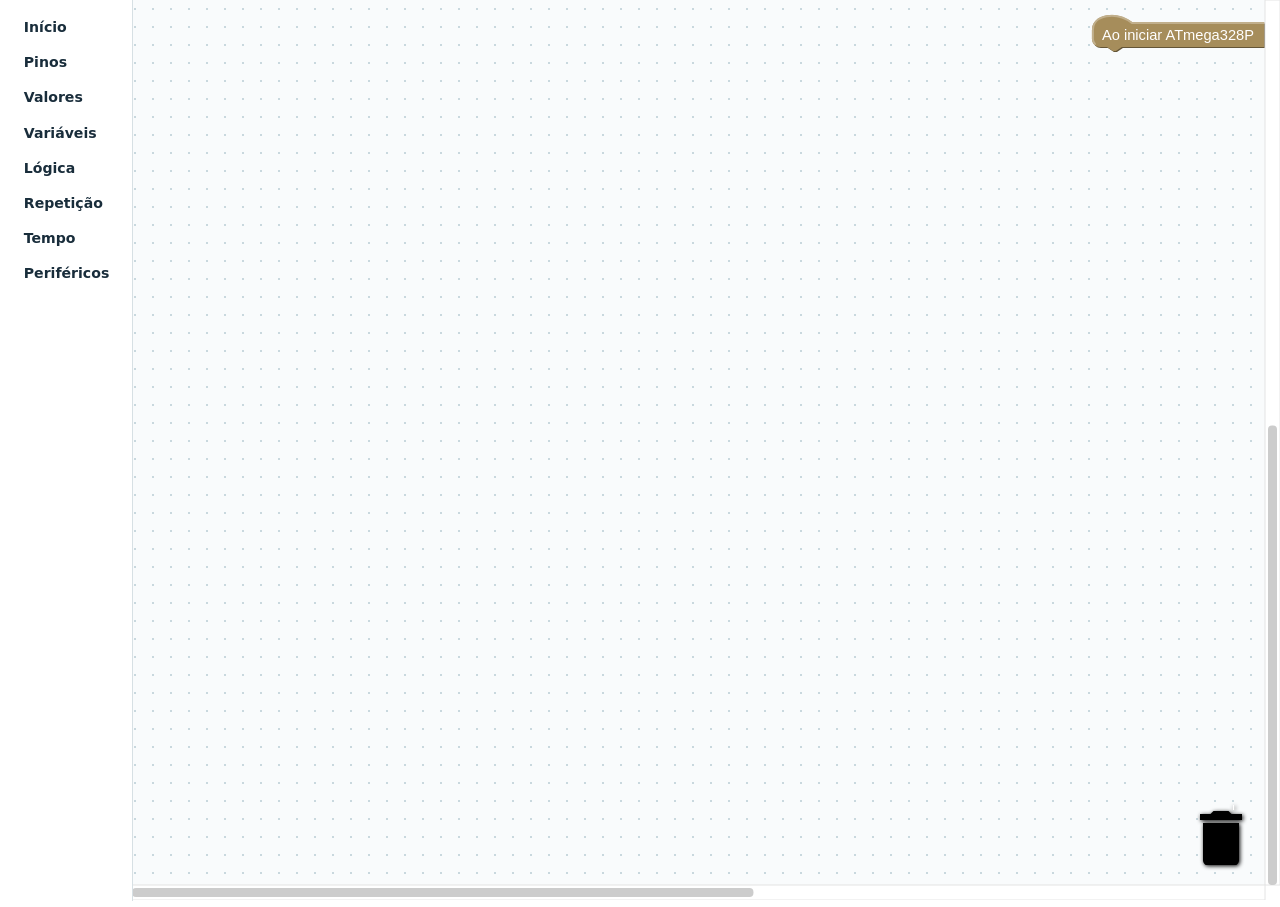
<file: blocklyavr/demos/commands/blockly-frame.html>
<!doctype html>
<html lang="pt-BR">
<head>
  <meta charset="utf-8">
  <meta name="viewport" content="width=device-width, initial-scale=1">
  <title>Blocos AVR</title>
  <link rel="stylesheet" href="blockly-atmega.css">
  <script src="../../blockly/blockly_compressed.js"></script>
  <script src="../../js/avr/mobile-touch.js"></script>
  <script src="../../blockly/msg/js/pt-br.js"></script>
  <script src="../../js/avr/pins.js"></script>
  <script src="../../blocks/avr_program.js"></script>
  <script src="../../blocks/avr_gpio.js"></script>
  <script src="../../blocks/avr_values.js"></script>
  <script src="../../blocks/avr_control.js"></script>
  <script src="../../blocks/avr_time.js"></script>
  <script src="../../blocks/avr_peripherals.js"></script>
  <script src="../../js/avr/workspace-model.js"></script>
  <script src="../../js/avr/asm-generator.js"></script>
  <script src="blockly-atmega.js"></script>
</head>
<body class="blocks-frame">
  <xml id="toolbox" hidden>
    <category name="Início">
      <block type="avr_start"></block>
    </category>
    <category name="Pinos">
      <block type="avr_pin_mode"></block>
      <block type="avr_digital_write"></block>
      <block type="avr_digital_toggle"></block>
      <block type="avr_digital_read"></block>
    </category>
    <category name="Valores">
      <block type="avr_literal"></block>
      <block type="avr_add"></block>
      <block type="avr_subtract"></block>
    </category>
    <category name="Variáveis">
      <block type="avr_assign"></block>
      <block type="avr_variable_read"></block>
    </category>
    <category name="Lógica">
      <block type="avr_if"></block>
      <block type="avr_if_else"></block>
      <block type="avr_compare"></block>
    </category>
    <category name="Repetição">
      <block type="avr_forever"></block>
      <block type="avr_repeat_count"></block>
    </category>
    <category name="Tempo">
      <block type="avr_delay_ms"></block>
      <block type="avr_delay_s"></block>
    </category>
    <category name="Periféricos">
      <block type="avr_analog_read"></block>
      <block type="avr_pwm_write"></block>
      <block type="avr_timer0_start"></block>
      <block type="avr_timer1_start"></block>
      <block type="avr_timer2_start"></block>
      <block type="avr_timer0_isr"></block>
      <block type="avr_timer1_isr"></block>
      <block type="avr_timer2_isr"></block>
      <block type="avr_lcd_init"></block>
      <block type="avr_lcd_clear"></block>
      <block type="avr_lcd_cursor"></block>
      <block type="avr_lcd_write_char"></block>
      <block type="avr_lcd_write_number"></block>
      <block type="avr_usart_init"></block>
      <block type="avr_usart_transmit_char"></block>
      <block type="avr_usart_transmit_number"></block>
      <block type="avr_usart_receive_char"></block>
      <block type="avr_display7_write"></block>
      <block type="avr_display7_off"></block>
      <block type="avr_eeprom_write"></block>
      <block type="avr_eeprom_read"></block>
    </category>
  </xml>
  <script>
    window.addEventListener('DOMContentLoaded', function () {
      if (window.AvrMobileTouch && typeof window.AvrMobileTouch.patchBlockly === 'function') {
        window.AvrMobileTouch.patchBlockly(window.Blockly, window);
      }
      Blockly.inject(document.body, {
        toolbox: document.getElementById('toolbox'),
        media: '../../blockly/media/',
        sounds: false,
        disable: false
      });
      function safeResize() {
        if (!window.Blockly || !Blockly.mainWorkspace || !Blockly.svg) return;
        try {
          if (Blockly.Toolbox && typeof Blockly.Toolbox.position_ === 'function' && Blockly.Toolbox.HtmlDiv) {
            Blockly.Toolbox.position_();
          }
          if (typeof Blockly.svgResize === 'function') {
            Blockly.svgResize();
          }
        } catch (e) {}
      }
      var resizeTimer = null;
      function scheduleResize() {
        safeResize();
        if (resizeTimer !== null) window.clearTimeout(resizeTimer);
        resizeTimer = window.setTimeout(function () {
          resizeTimer = null;
          safeResize();
        }, 120);
      }
      window.addEventListener('resize', scheduleResize);
      window.addEventListener('orientationchange', scheduleResize);
      var attached = false;
      try {
        if (window.parent && window.parent !== window && window.parent.AvrEditor) {
          window.parent.AvrEditor.attach(window);
          attached = true;
        }
      } catch (e) {
        attached = false;
      }
      if (!attached && window.AvrEditor && window.AvrEditor.attachFrameBridge) {
        window.AvrEditor.attachFrameBridge(window);
      }
    });
  </script>
</body>
</html>
</file>
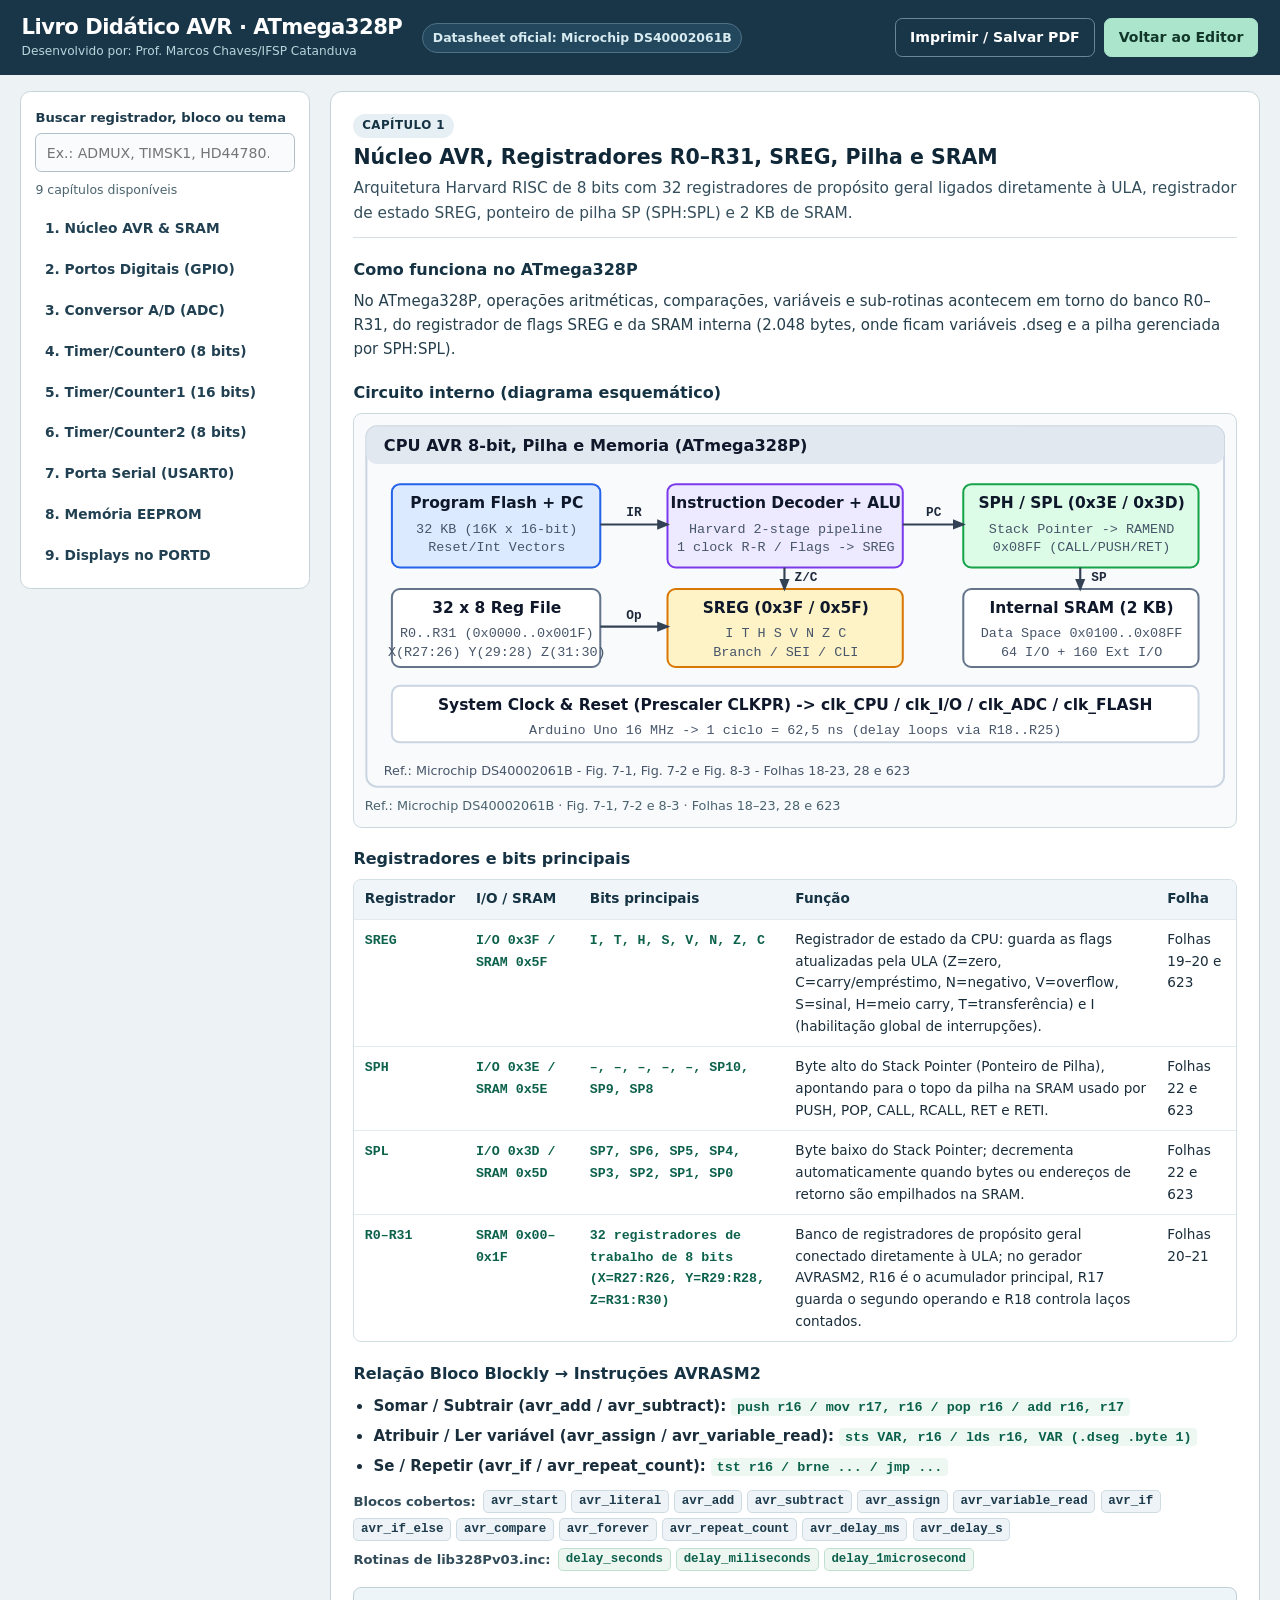
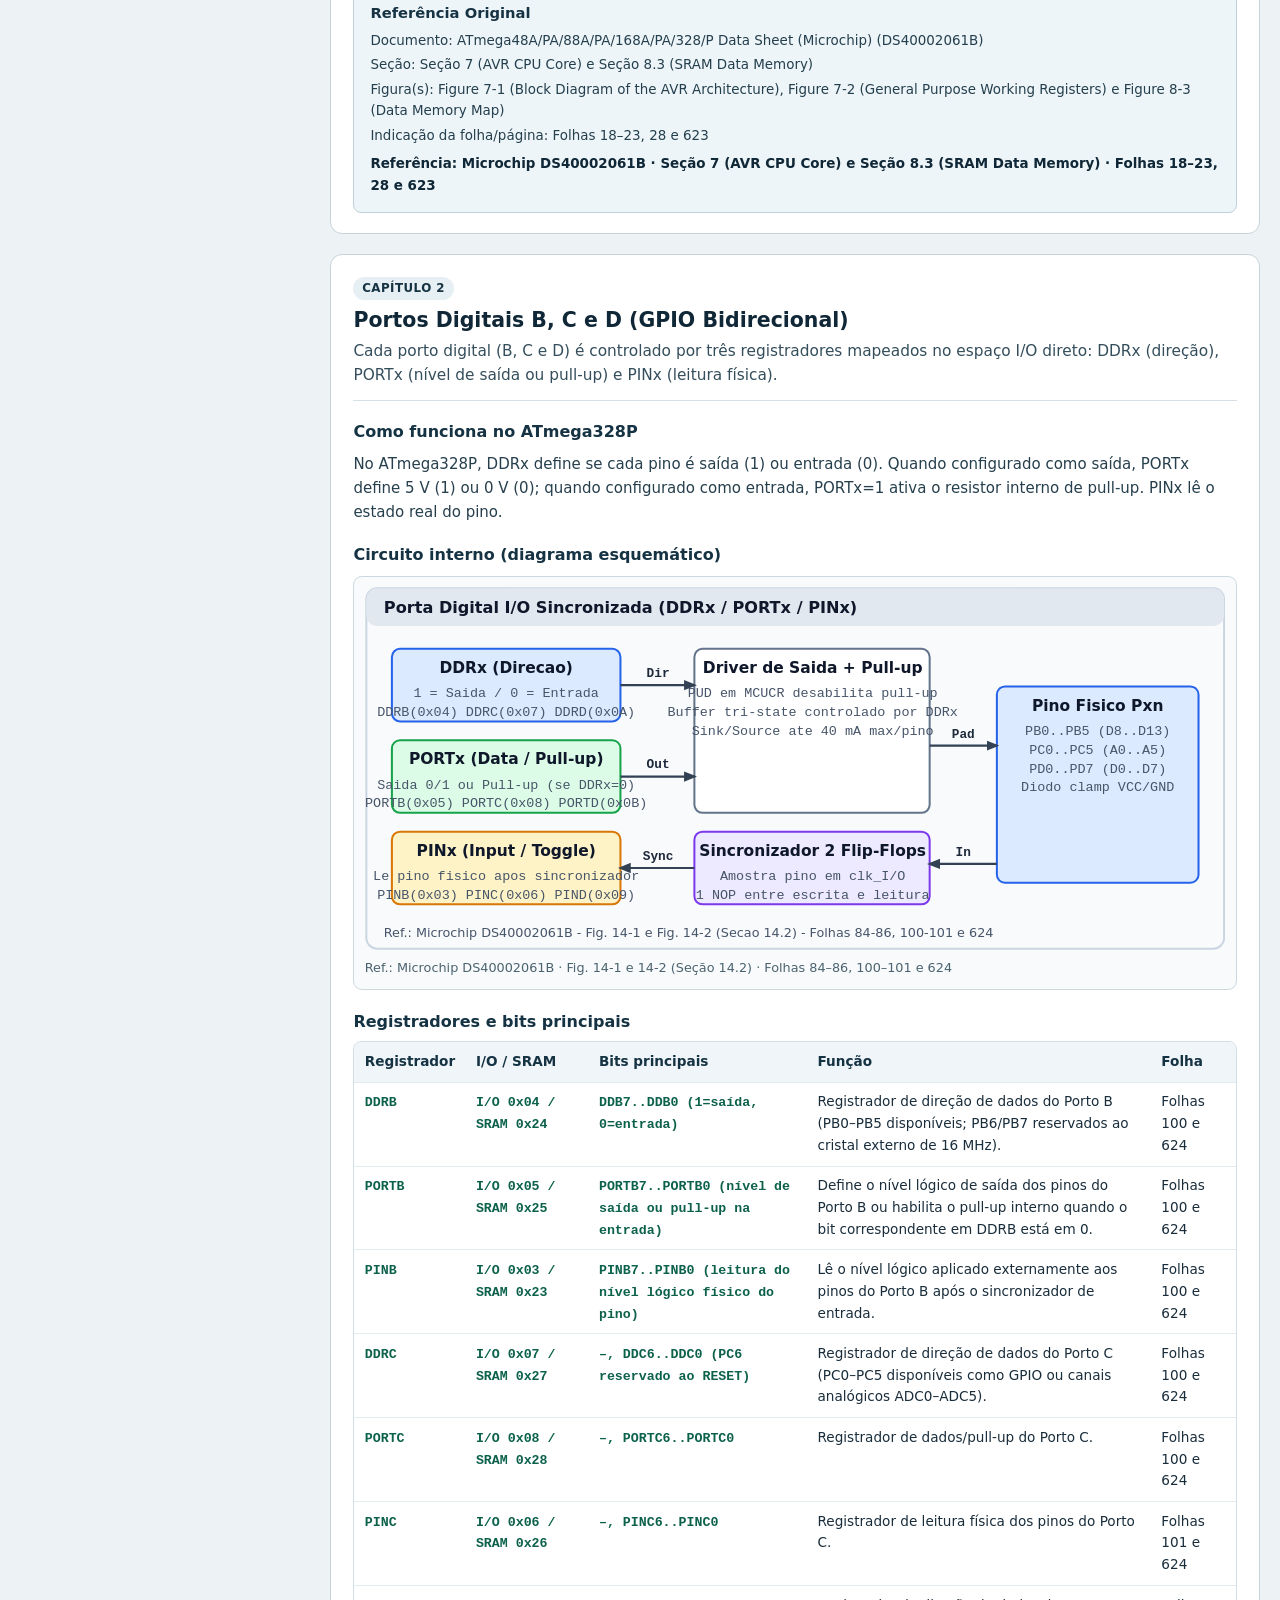
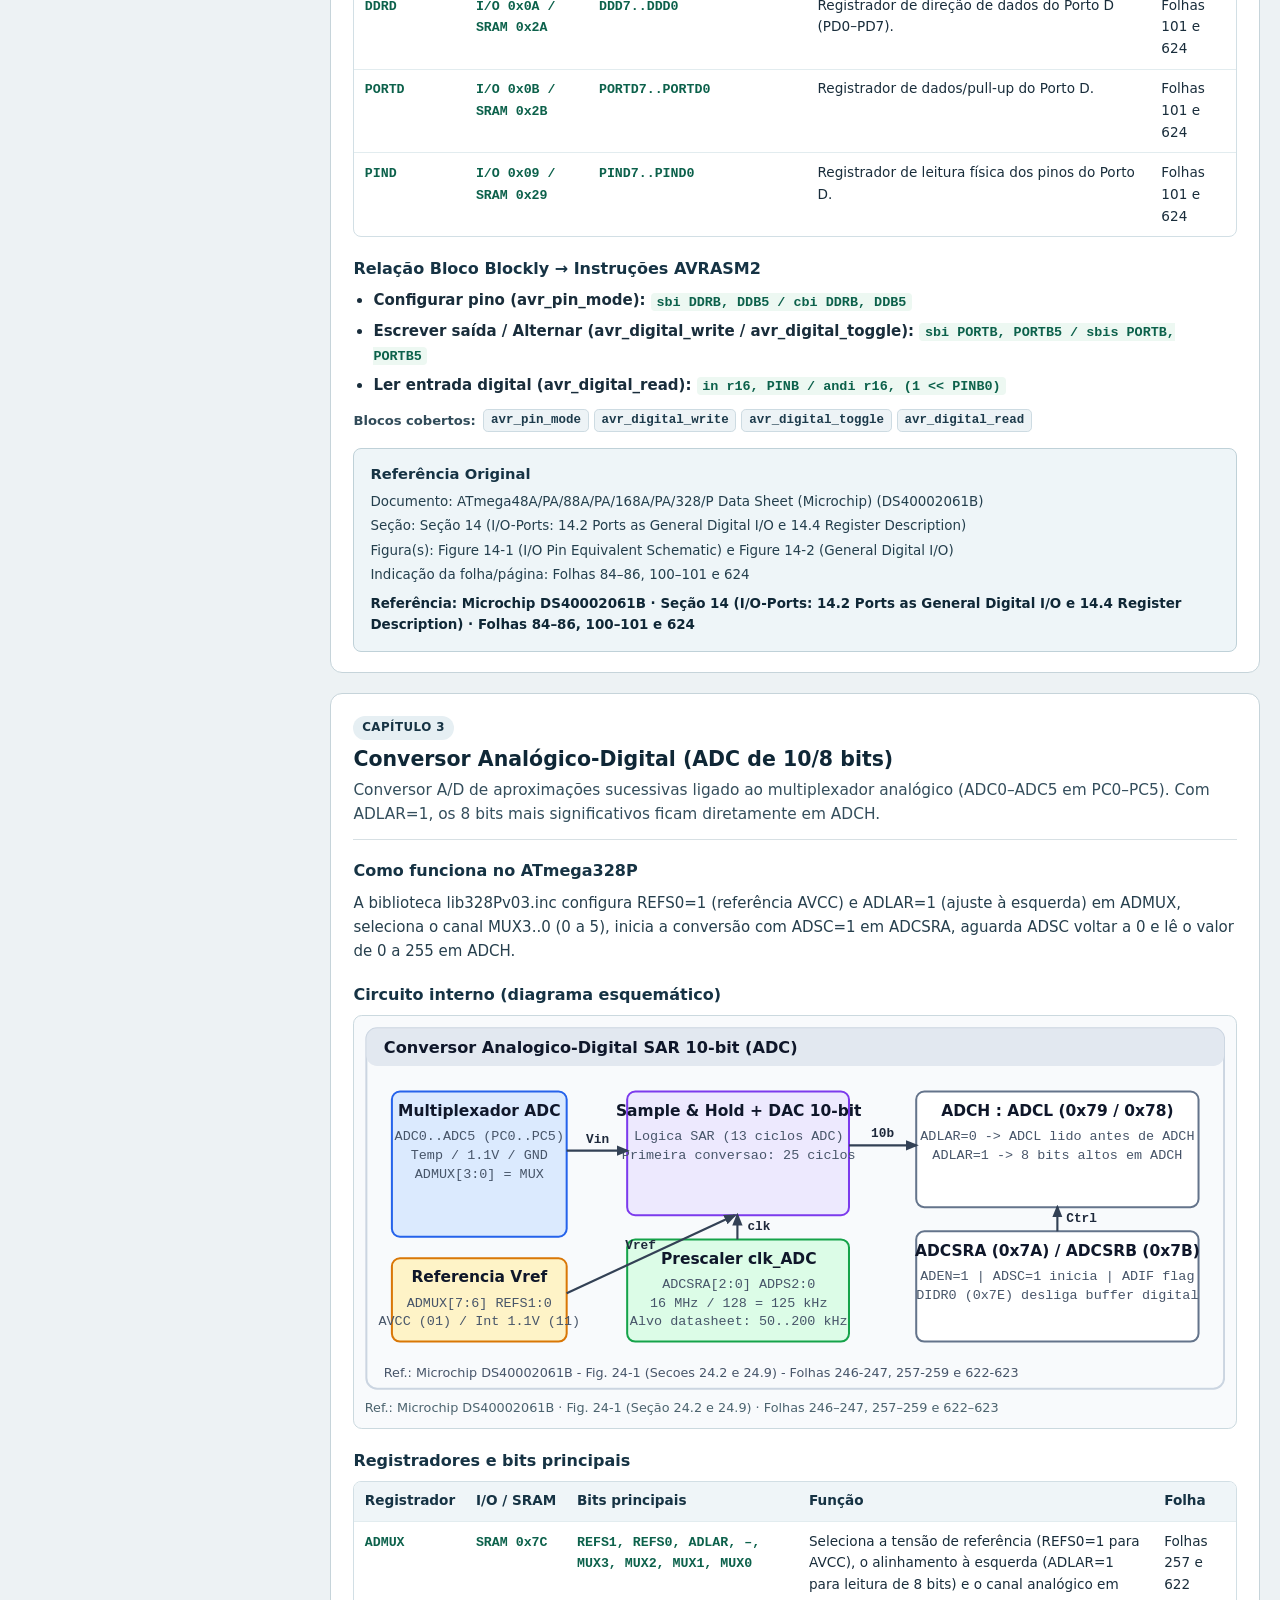
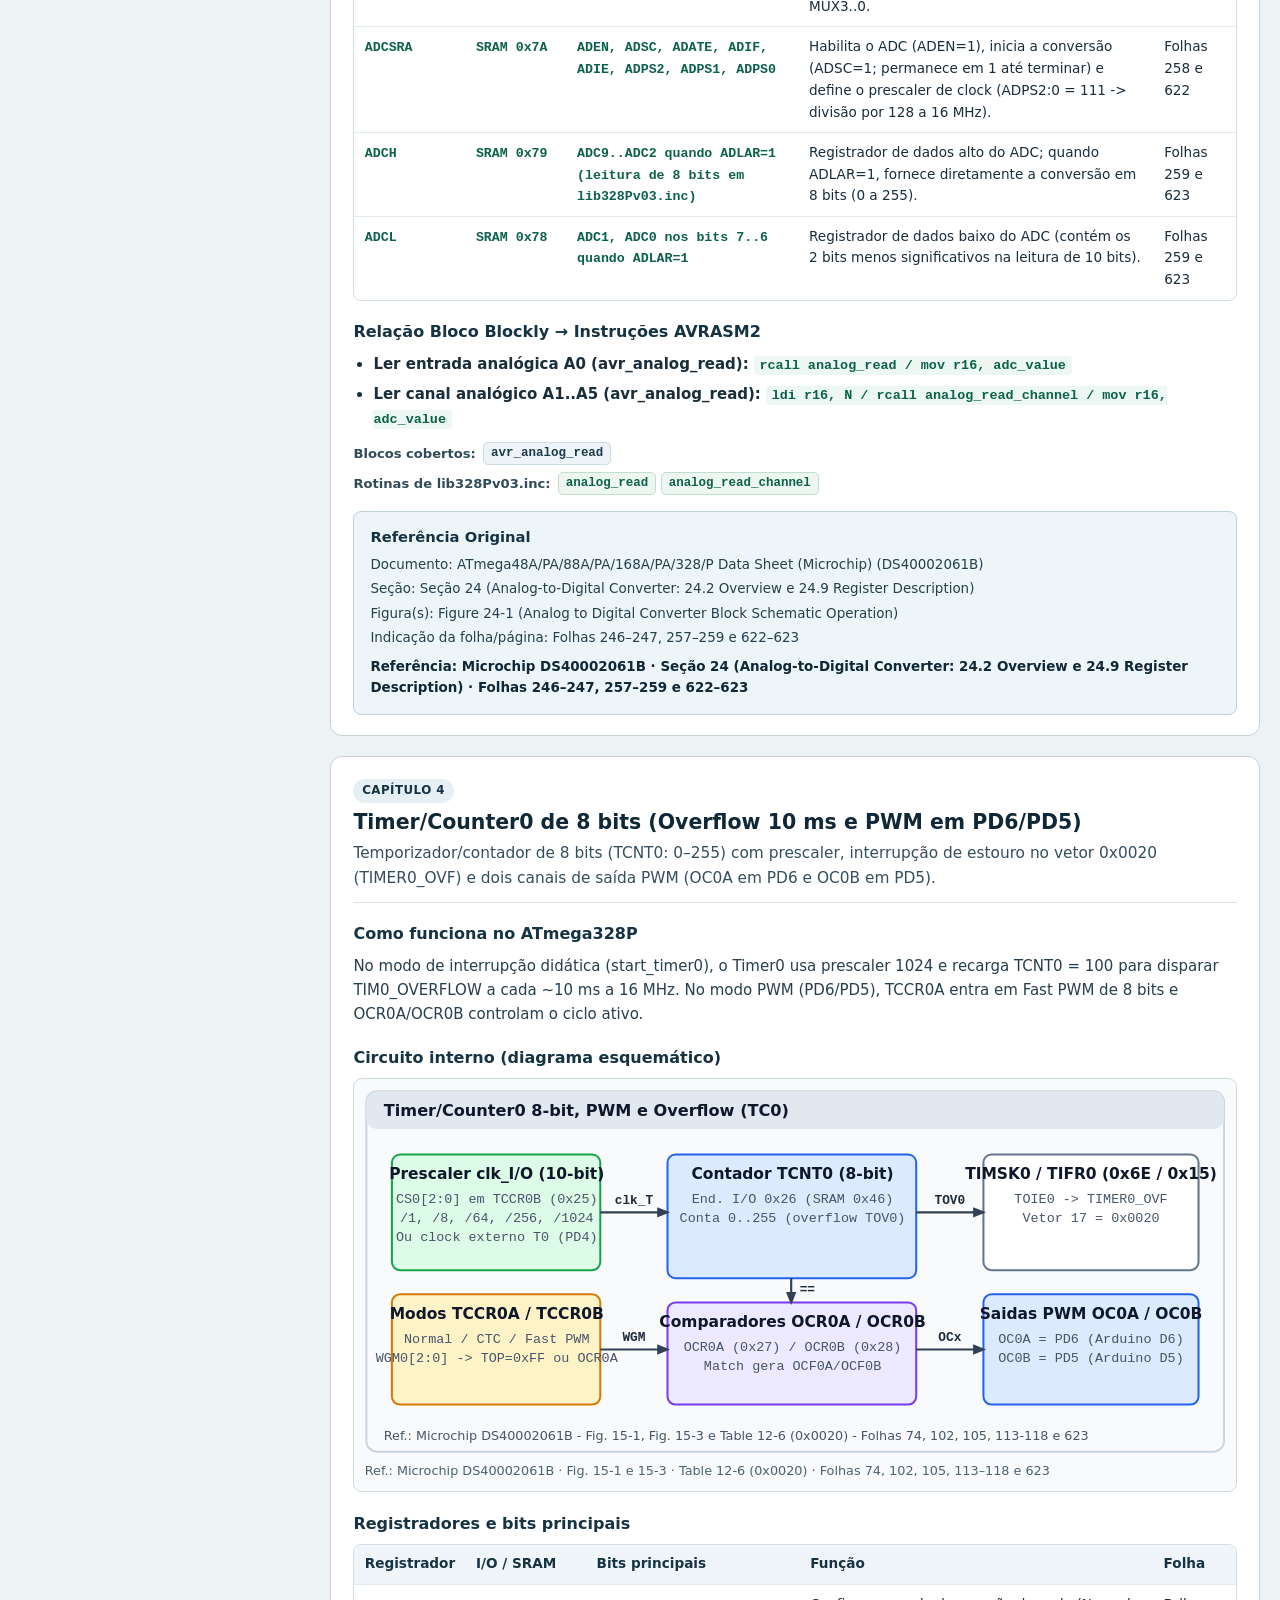
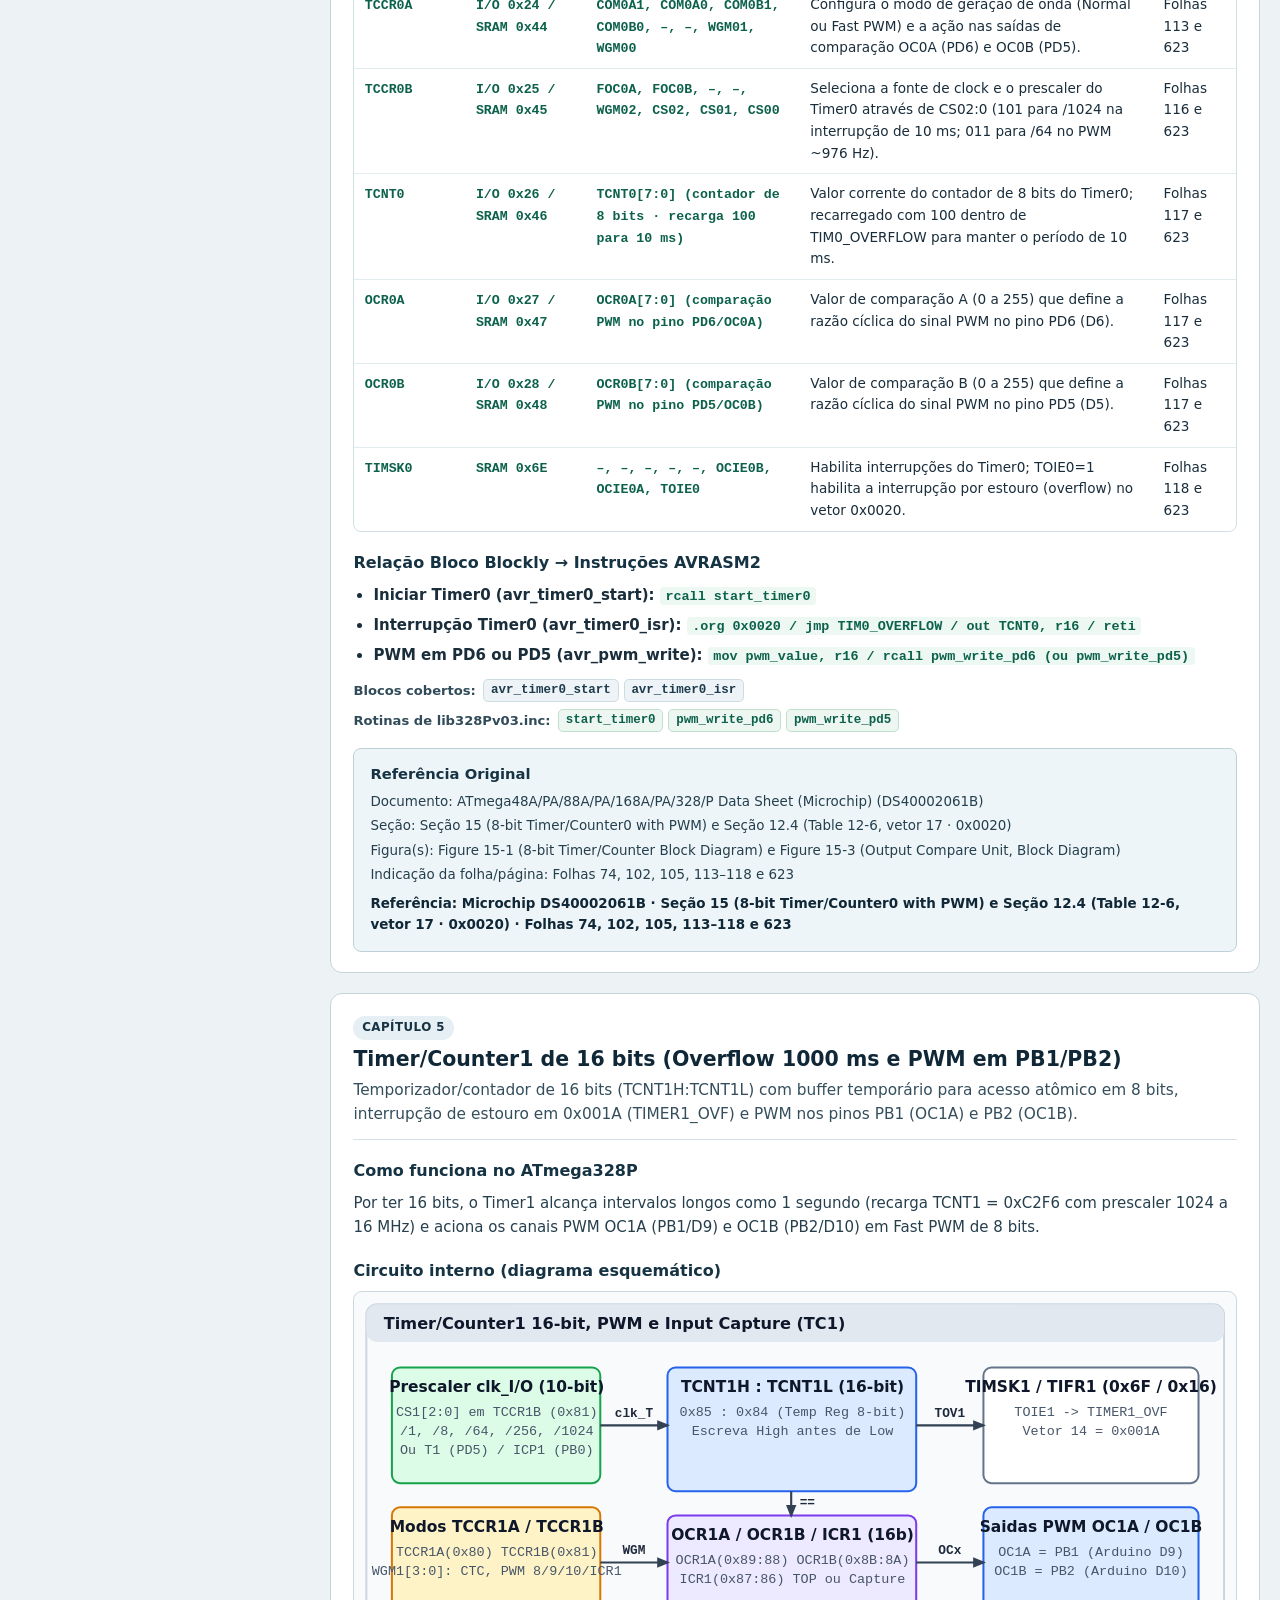
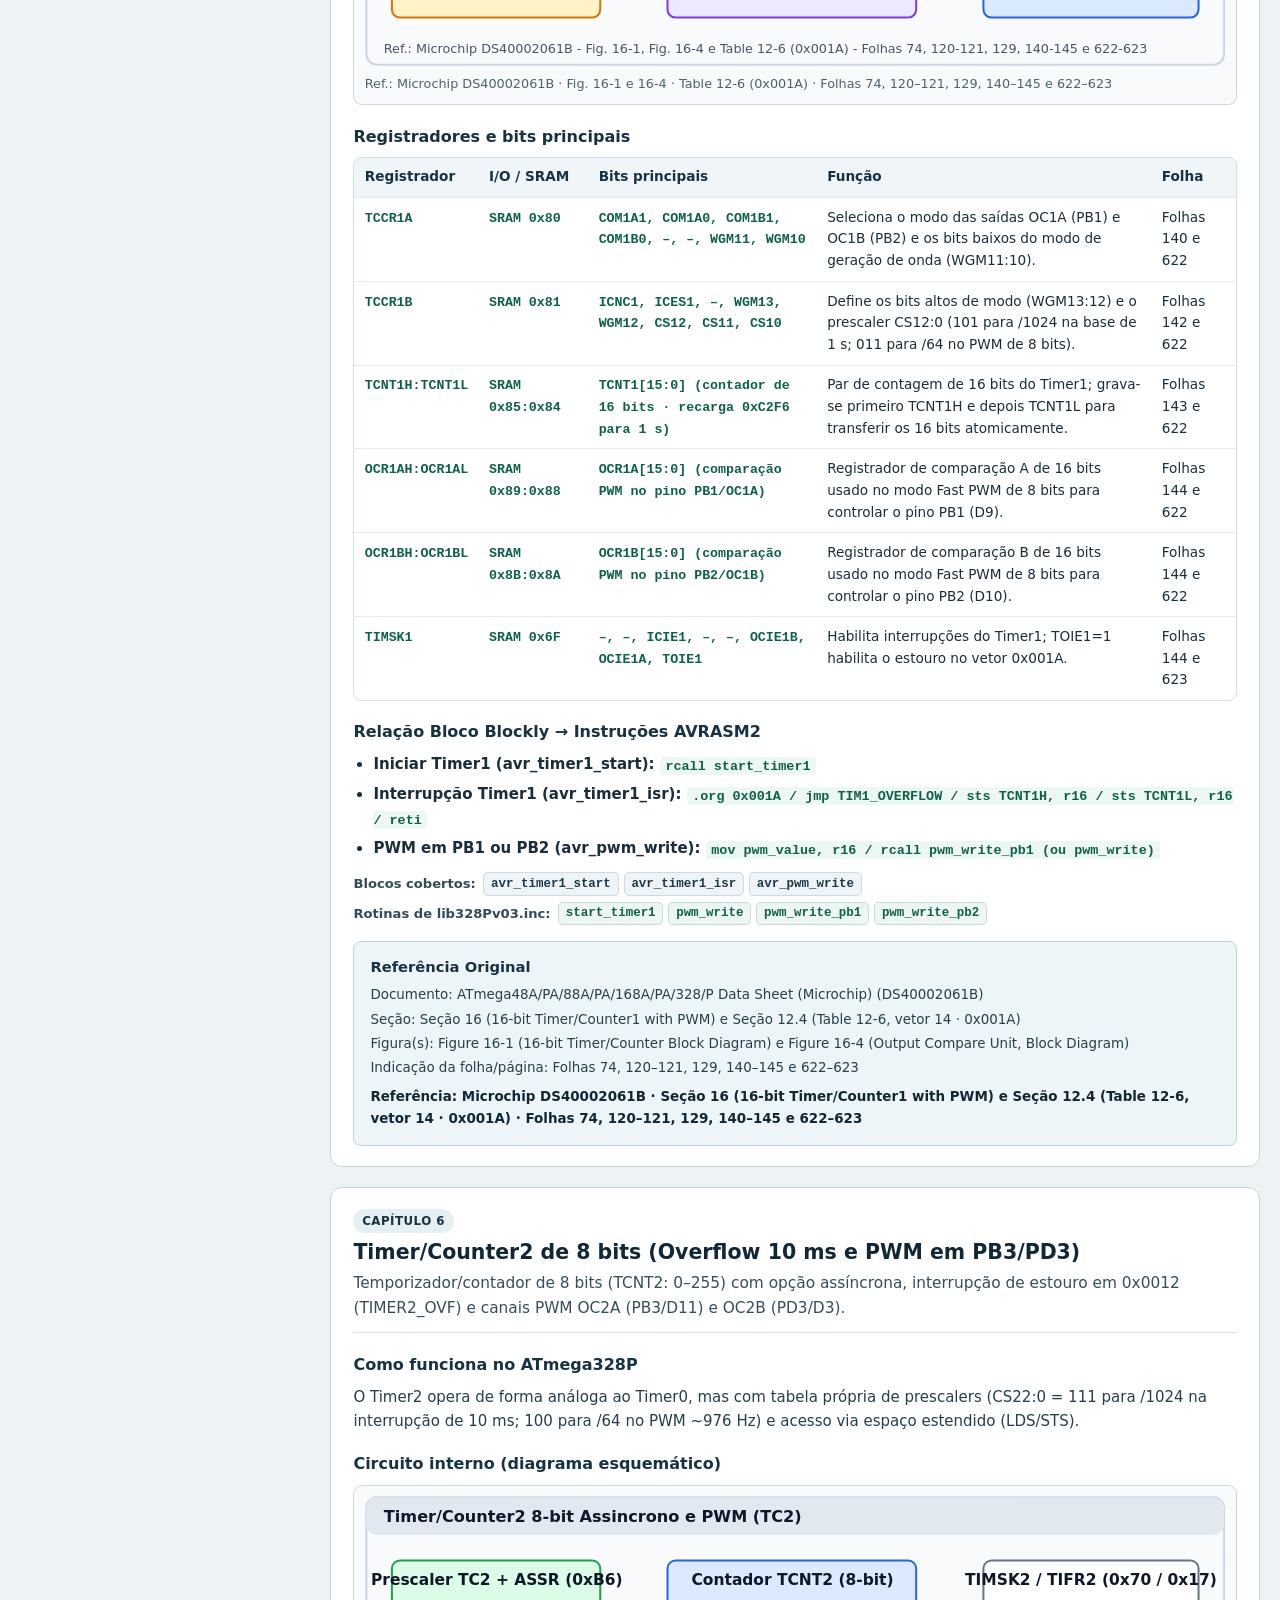
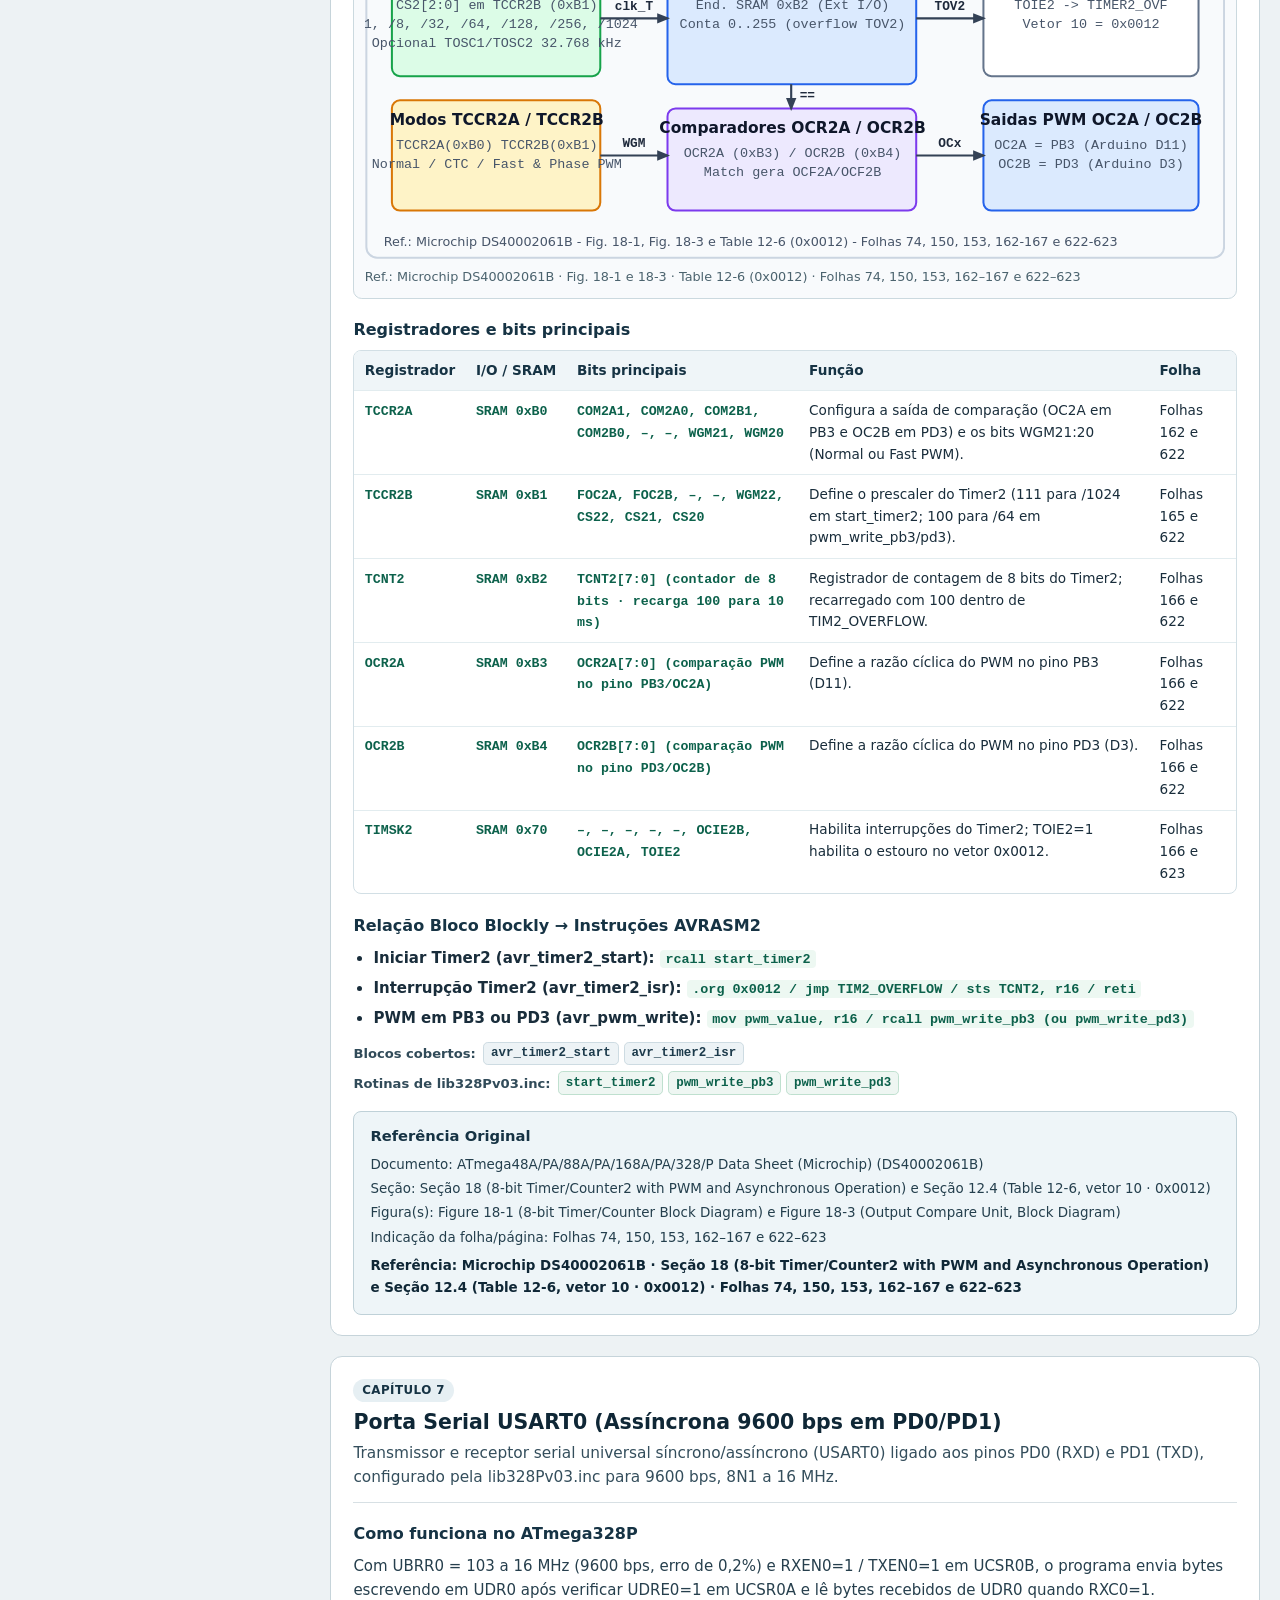
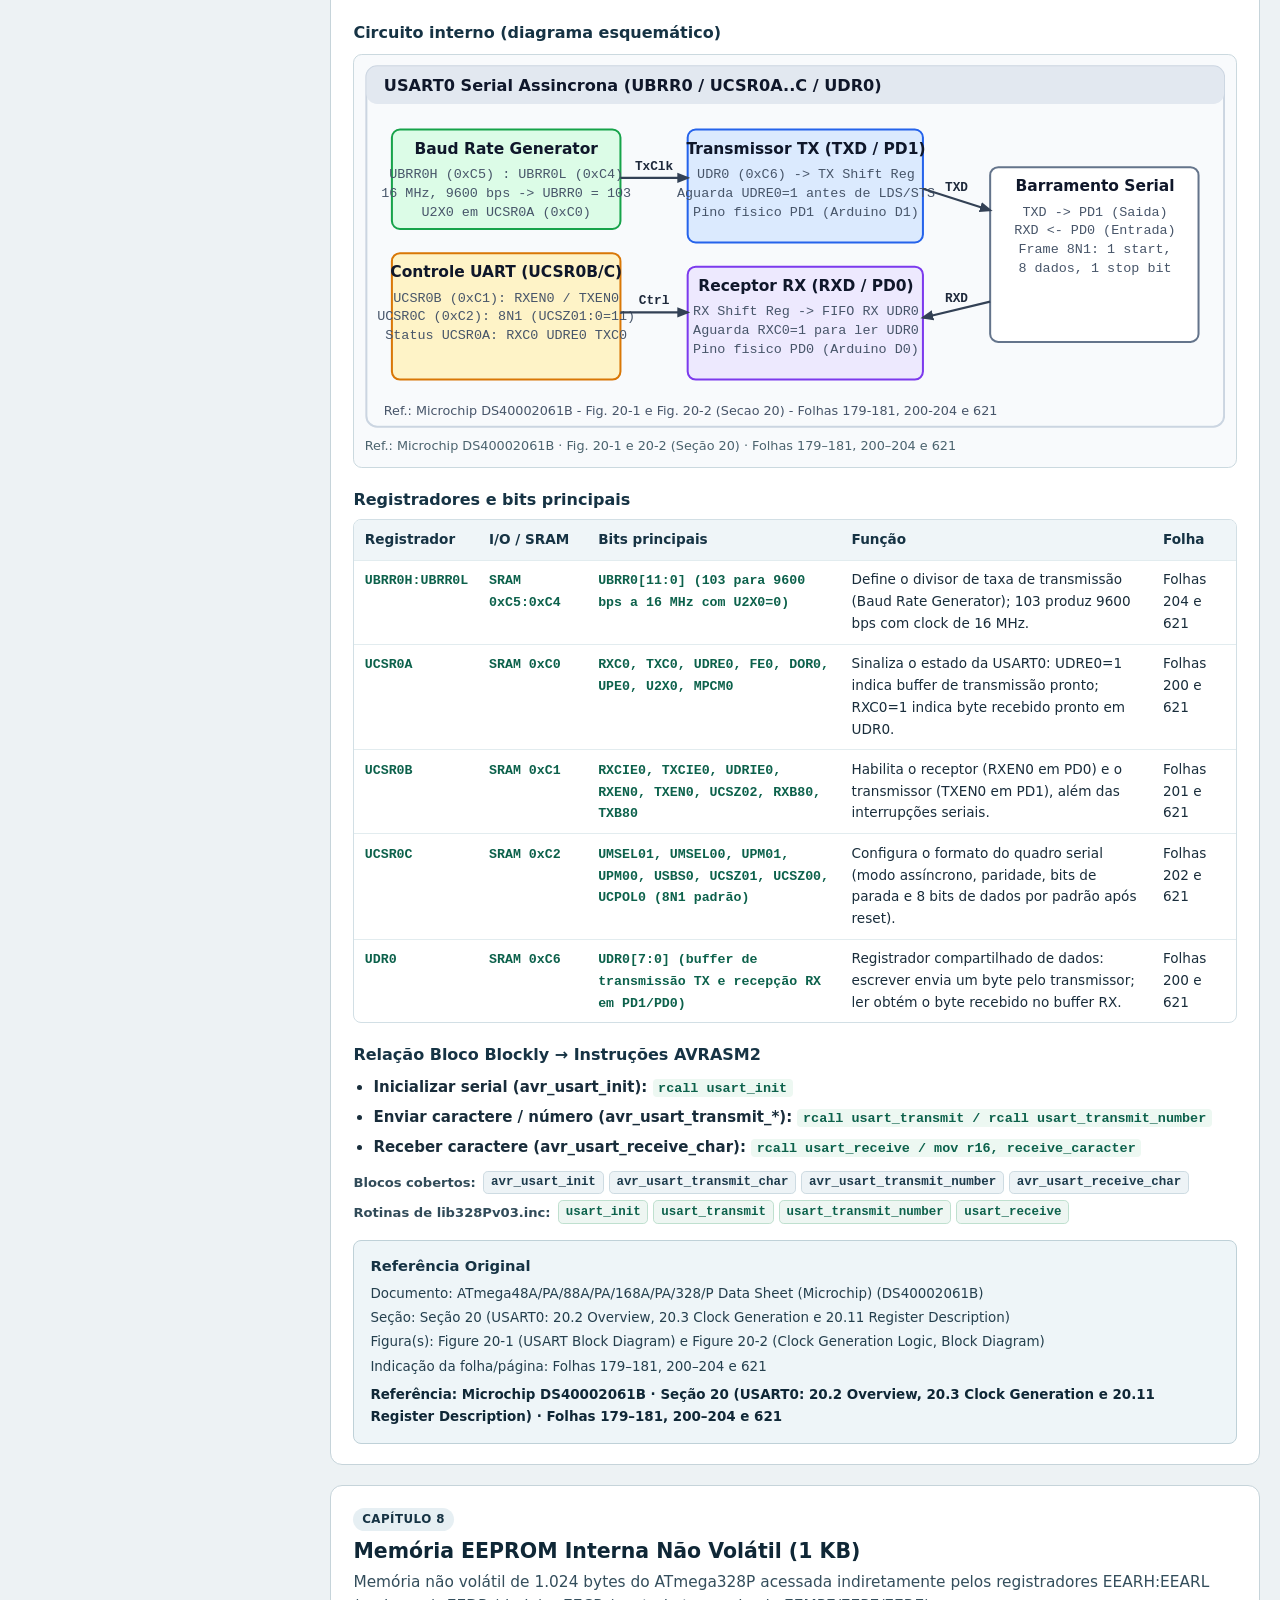
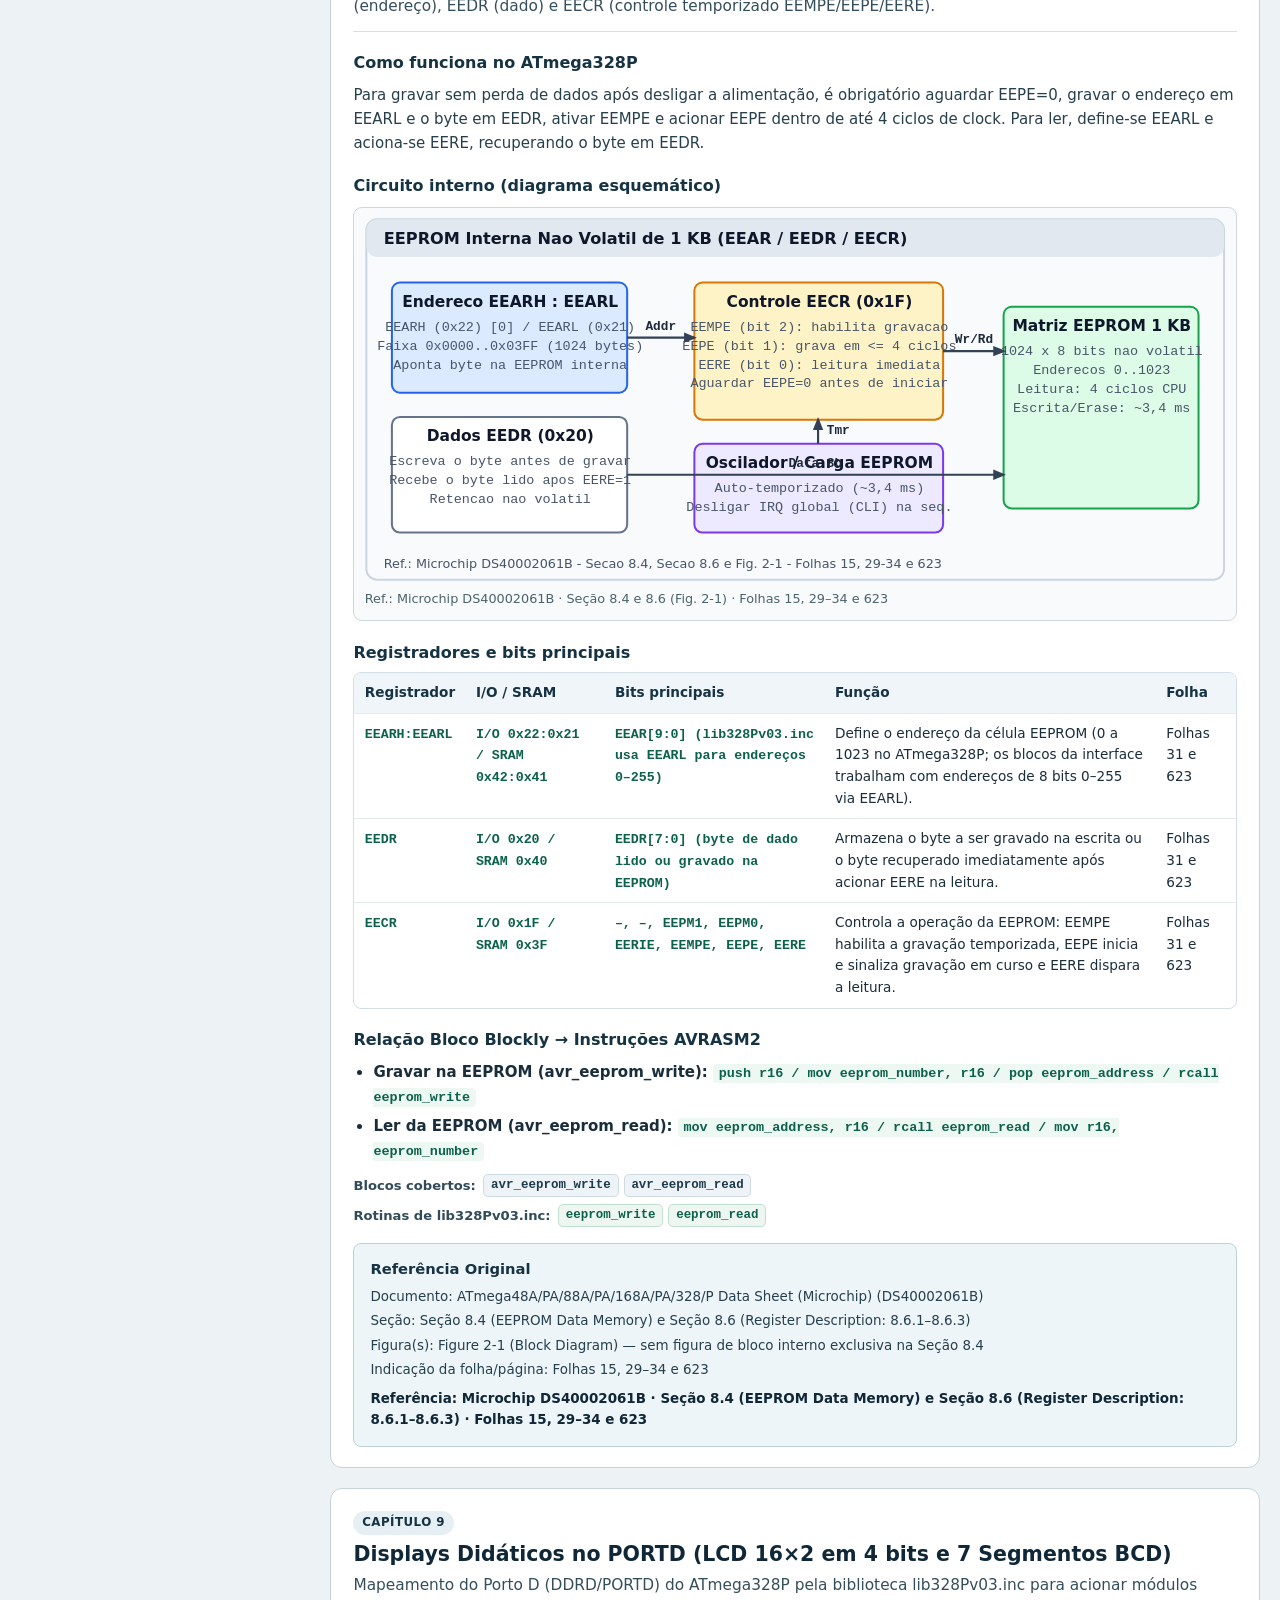
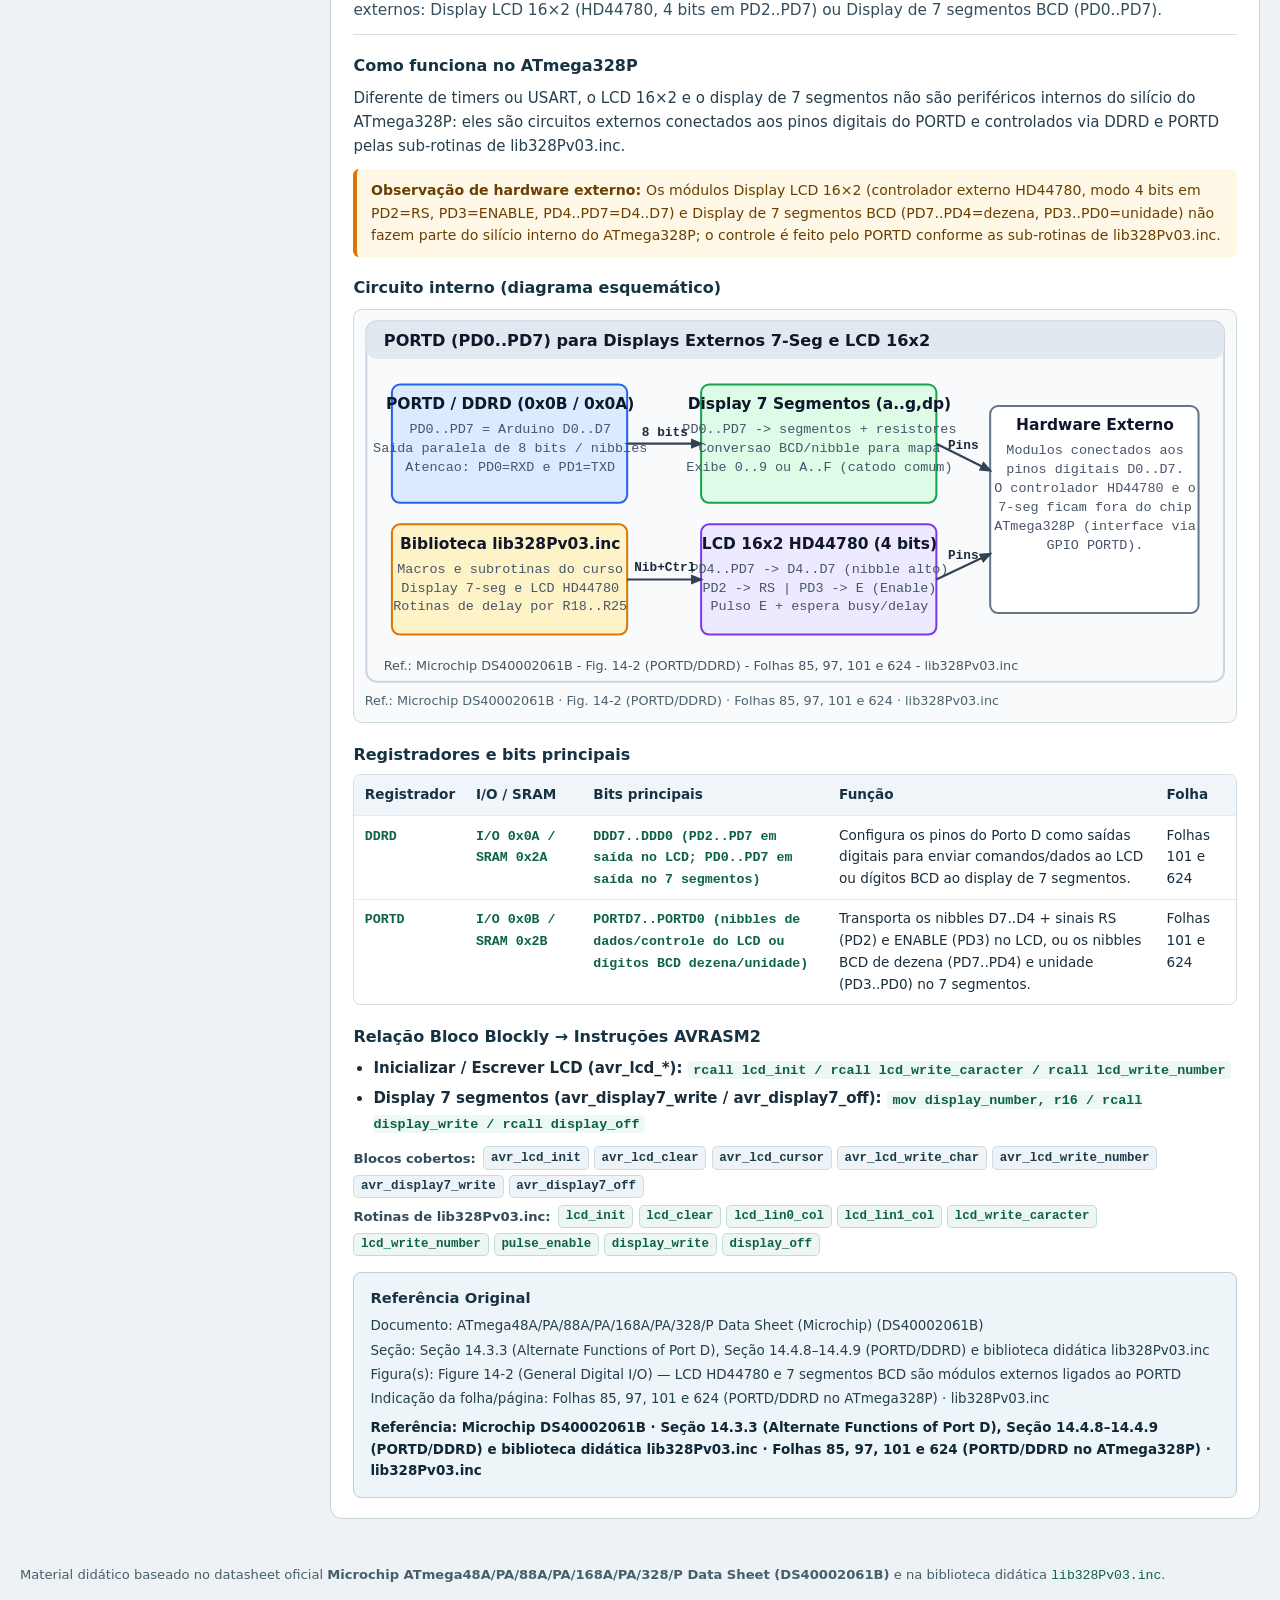
<file: blocklyavr/demos/commands/guia-didatico.html>
<!doctype html>
<html lang="pt-BR">
<head>
  <meta charset="utf-8">
  <meta name="viewport" content="width=device-width, initial-scale=1, viewport-fit=cover">
  <link rel="icon" href="../../blockly/appengine/favicon.ico">
  <link rel="stylesheet" href="guia-didatico.css">
  <script src="../../js/avr/datasheet-catalog.js"></script>
  <script src="../../js/avr/datasheet-diagrams.js"></script>
  <script src="guia-didatico.js"></script>
  <title>Livro Didático AVR · ATmega328P (DS40002061B)</title>
</head>
<body class="guide-page">
  <header class="guide-header">
    <div class="guide-header-top">
      <div class="guide-brand">
        <h1>Livro Didático AVR · ATmega328P</h1>
        <small class="guide-author">Desenvolvido por: Prof. Marcos Chaves/IFSP Catanduva</small>
      </div>
      <span class="datasheet-badge">Datasheet oficial: Microchip DS40002061B</span>
    </div>
    <div class="guide-actions">
      <button id="toggle-toc" type="button" class="guide-btn" aria-expanded="false" aria-controls="guide-toc">Sumário</button>
      <button id="print-guide" type="button" class="guide-btn">Imprimir / Salvar PDF</button>
      <a id="back-editor" class="guide-link-btn" href="index.html">Voltar ao Editor</a>
    </div>
  </header>

  <div class="guide-layout">
    <aside id="guide-toc" class="guide-toc" aria-label="Sumário dos capítulos">
      <div class="toc-search-box">
        <label class="toc-search-label" for="guide-search">Buscar registrador, bloco ou tema</label>
        <div class="toc-search-row">
          <input id="guide-search" type="search" placeholder="Ex.: ADMUX, TIMSK1, HD44780..." autocomplete="off">
          <button id="clear-search" type="button" class="clear-btn" hidden>Limpar</button>
        </div>
        <p id="search-status" class="search-status" aria-live="polite"></p>
      </div>
      <nav aria-label="Capítulos do Livro Didático">
        <ol id="toc-list" class="toc-list"></ol>
      </nav>
    </aside>

    <div class="guide-content-wrap">
      <main id="guide-chapters" class="guide-chapters" tabindex="-1"></main>
      <p id="empty-search" class="empty-search" hidden>Nenhum capítulo encontrado para o termo pesquisado.</p>
    </div>
  </div>

  <footer class="guide-footer">
    <p>Material didático baseado no datasheet oficial <strong>Microchip ATmega48A/PA/88A/PA/168A/PA/328/P Data Sheet (DS40002061B)</strong> e na biblioteca didática <code>lib328Pv03.inc</code>.</p>
  </footer>
</body>
</html>
</file>
<file: blocklyavr/demos/commands/blockly-atmega.css>
* { box-sizing: border-box; }
[hidden] { display: none !important; }
html, body { height: 100%; margin: 0; }
body { font: 15px/1.45 Inter, system-ui, sans-serif; color: #192d3b; }
button { font: inherit; cursor: pointer; }
button:focus-visible, [tabindex]:focus-visible { outline: 3px solid #447dd5; outline-offset: -3px; }
.studio {
  display: flex; flex-direction: column;
  height: 100vh; height: 100dvh;
  padding-top: env(safe-area-inset-top, 0px);
  padding-bottom: env(safe-area-inset-bottom, 0px);
  background: #edf2f4;
}
.toolbar {
  display: flex; align-items: center; justify-content: space-between; gap: 1rem;
  flex-wrap: wrap; padding: .85rem 1.25rem; background: #193648; color: white;
}
.toolbar-top { display: flex; align-items: center; justify-content: space-between; gap: .75rem; min-width: 0; }
.menu-toggle {
  display: none; min-width: 44px; min-height: 44px; padding: .45rem .85rem;
  border: 1px solid #6a8797; border-radius: .45rem; background: #23475d;
  color: #fff; font-size: .88rem; font-weight: 600; flex-shrink: 0;
}
.menu-toggle:hover { background: #315167; }
.identity, .actions { display: flex; align-items: center; flex-wrap: wrap; gap: .55rem; }
.identity { gap: 1rem; }
.identity .brand { display: flex; flex-direction: column; gap: .12rem; }
.identity h1 { margin: 0; font-size: 1.35rem; letter-spacing: -.035em; line-height: 1.15; }
.identity .author { color: #b8d4dc; font-size: .74rem; font-weight: 400; letter-spacing: .01em; }
.identity span { color: #cae1e6; font-size: .87rem; }
.actions button,
.actions .action-link {
  padding: .47rem .85rem; border: 1px solid #6a8797; background: transparent;
  color: #fff; font-size: .9rem; border-radius: .45rem;
  text-decoration: none; display: inline-flex; align-items: center; justify-content: center;
}
.actions button:hover,
.actions .action-link:hover { background: #315167; }
.actions .action-link:focus-visible { outline: 3px solid #447dd5; outline-offset: -3px; }
.actions .primary { background: #abe6cc; border-color: #abe6cc; color: #12372a; font-weight: 650; }
.actions .primary:hover { background: #c2efd9; }
.actions button:disabled { opacity: .5; cursor: default; }
.mobile-view-bar, .inspector-tabs { display: none; }
.studio main {
  flex: 1; display: grid; grid-template-columns: minmax(0, 1.3fr) minmax(0, 1fr);
  min-height: 0; gap: .8rem; padding: .8rem;
}
.panel {
  min-width: 0; min-height: 0; display: flex; flex-direction: column;
  overflow: hidden; border: 1px solid #c6d4da; border-radius: .65rem; background: white;
}
.panel > h2 {
  margin: 0; padding: .65rem 1rem; border-bottom: 1px solid #d7e0e4;
  background: #fff; font-size: 1rem; font-weight: 650;
}
.panel-header {
  display: flex; align-items: center; justify-content: space-between; gap: .5rem;
  padding: .42rem .75rem .42rem 1rem; border-bottom: 1px solid #d7e0e4; background: #fff;
}
.panel-header h2 { margin: 0; font-size: 1rem; font-weight: 650; }
.panel-action {
  padding: .28rem .65rem; border: 1px solid #b6c8d0; border-radius: .4rem;
  background: #f5f8fa; color: #193648; font-size: .8rem; font-weight: 600;
  white-space: nowrap; flex-shrink: 0;
}
.panel-action:hover { background: #e8f0f4; }
.panel-action:disabled { opacity: .5; cursor: default; }
.error-badge {
  display: inline-flex; align-items: center; justify-content: center;
  min-width: 1.25em; height: 1.25em; padding: 0 .35em; margin-left: .3em;
  border-radius: 999px; background: #b54708; color: #fff;
  font-size: .72rem; font-weight: 700; line-height: 1; vertical-align: middle;
}
.panel.has-error > h2 { background: #fff5df; color: #714000; }
#blockly-editor { width: 100%; min-height: 0; flex: 1; border: 0; }
.inspector { min-width: 0; min-height: 0; display: grid; grid-template-rows: 3fr 2fr; gap: .8rem; }
#asm-lines, #diagnostics, #explanations { overflow: auto; min-height: 0; }
#asm-lines { flex: 1; padding: .6rem 0; background: #162937; color: #e1edf1; }
.asm-line {
  display: block; min-width: 100%; width: max-content; padding: 0 .6rem 0 0;
  border: 0; border-left: .22rem solid transparent; background: transparent; color: inherit;
  font: .84rem/1.65 "IBM Plex Mono", Consolas, monospace; white-space: pre; text-align: left;
}
.asm-line::before {
  content: attr(data-line); display: inline-block; position: sticky; left: 0;
  width: 3.1em; margin-right: .8em; color: #a3b5c0; background: #162937; text-align: right;
}
.asm-line:hover, .asm-line:hover::before { background: #223d50; }
.asm-line.is-selected, .asm-line.is-selected::before { background: #2c524d; color: #fff; }
.asm-line.is-selected { border-left-color: #8fe2bb; }
.asm-line.is-current, .asm-line.is-current::before { background: #356354; }
#diagnostics, #file-message { background: #fff5df; color: #714000; }
#diagnostics, #explanations, #file-message { padding: .85rem 1rem; }
#diagnostics h3, #explanations h3 { margin: 0 0 .4rem; font-size: 1rem; }
#diagnostics p, #explanations p { margin: .2rem 0; }
#explanations { color: #334d59; }
.instruction { padding: .65rem 0; }
.instruction + .instruction { border-top: 1px solid #dce5e8; }
.instruction small { font-size: .75rem; color: #4d656f; margin-right: .65rem; }
.instruction code { color: #0c614b; font: 650 .9rem/1.5 "IBM Plex Mono", Consolas, monospace; }
.instruction p { font-size: .9rem; }
.instruction .effects { color: #435c69; }
.instruction.is-current { background: #edf8f2; }
.hardware-card {
  margin-top: .85rem;
  border: 1px solid #bfd1d8;
  border-radius: .55rem;
  background: #f6fafb;
  overflow: hidden;
  max-width: 100%;
  min-width: 0;
}
.hardware-card > summary {
  padding: .6rem .85rem;
  background: #e6eff3;
  color: #163344;
  font-size: .88rem;
  font-weight: 650;
  cursor: pointer;
  list-style-position: inside;
  overflow-wrap: anywhere;
}
.hardware-card > summary:hover { background: #dae7ed; }
.hardware-card-body {
  padding: .75rem .85rem;
  display: flex;
  flex-direction: column;
  gap: .55rem;
  min-width: 0;
}
.hardware-summary { font-size: .88rem; color: #243b47; margin: 0; overflow-wrap: anywhere; }
.hardware-external-note {
  margin: 0;
  padding: .5rem .65rem;
  border-left: 3px solid #d97706;
  border-radius: .35rem;
  background: #fff8e6;
  color: #6b3f00;
  font-size: .82rem;
  overflow-wrap: anywhere;
}
.hardware-registers {
  margin: 0;
  padding-left: 1.15rem;
  display: flex;
  flex-direction: column;
  gap: .3rem;
  font-size: .82rem;
  color: #2f4652;
}
.hardware-registers li { overflow-wrap: anywhere; }
.hardware-registers code {
  color: #0c614b;
  font: 650 .82rem/1.4 "IBM Plex Mono", Consolas, monospace;
}
.hardware-diagram {
  width: 100%;
  max-width: 100%;
  border: 1px solid #cbd9df;
  border-radius: .45rem;
  background: #f8fafc;
  overflow: hidden;
}
.hardware-diagram svg {
  width: 100%;
  max-width: 100%;
  height: auto;
  display: block;
}
.hardware-diagram.is-expanded {
  overflow-x: auto;
  -webkit-overflow-scrolling: touch;
}
.hardware-diagram.is-expanded svg {
  min-width: 560px;
}
.hardware-caption {
  margin: 0;
  font-size: .76rem;
  color: #4b636e;
  overflow-wrap: anywhere;
}
.hardware-reference {
  margin: 0;
  padding: .45rem .6rem;
  border-radius: .35rem;
  background: #eaf1f4;
  color: #1c3a4b;
  font-size: .79rem;
  font-weight: 600;
  overflow-wrap: anywhere;
}
.hardware-actions {
  display: flex;
  flex-wrap: wrap;
  align-items: center;
  gap: .5rem;
  margin-top: .15rem;
}
.hardware-zoom-toggle {
  padding: .35rem .7rem;
  border: 1px solid #9db4bf;
  border-radius: .4rem;
  background: #fff;
  color: #193648;
  font-size: .82rem;
  font-weight: 600;
}
.hardware-zoom-toggle:hover { background: #edf4f7; }
.hardware-guide-link {
  display: inline-flex;
  align-items: center;
  justify-content: center;
  padding: .38rem .78rem;
  border: 1px solid #1f4b66;
  border-radius: .4rem;
  background: #1f4b66;
  color: #fff;
  font-size: .82rem;
  font-weight: 600;
  text-decoration: none;
}
.hardware-guide-link:hover { background: #295d7d; }
.hardware-guide-link:focus-visible { outline: 3px solid #447dd5; outline-offset: 2px; }
.blocks-frame { overflow: hidden; }
.blocks-frame .blocklySvg {
  background: radial-gradient(#c9d8de .9px, transparent 1px) 0 0 / 18px 18px #f9fbfc;
  border: 0;
  touch-action: none;
}
.blocks-frame .blocklyFlyoutBackground { touch-action: none; }
.blocks-frame .blocklyToolboxDiv {
  background: #fff; border-right: 1px solid #d7e0e4;
  touch-action: pan-y;
}
.blocks-frame .blocklyTreeRoot { padding: .6rem .3rem; }
.blocks-frame .blocklyTreeRow { height: 2.2rem; line-height: 2.2rem; border-radius: .35rem; }
.blocks-frame .blocklyTreeLabel { font: 600 .88rem/1.3 Inter, system-ui, sans-serif; }
.blocks-frame .blocklyTreeSelected { background: #27516a; }
.blocks-frame .blocklyTreeIconNone { background-image: none; }
@media (max-width: 760px) {
  .studio {
    height: 100vh; height: 100dvh; min-height: 0;
    overflow: hidden;
  }
  .toolbar, #file-message, .mobile-view-bar { flex-shrink: 0; }
  .mobile-view-bar {
    display: grid; grid-template-columns: repeat(4, minmax(0, 1fr));
    gap: .3rem; padding: .35rem .5rem;
    background: #dde6ea; border-bottom: 1px solid #c6d4da;
  }
  .view-tab {
    min-width: 0; min-height: 44px; padding: .35rem .25rem;
    border: 1px solid #b6c8d0; border-radius: .45rem;
    background: #f5f8fa; color: #193648;
    font-size: .78rem; font-weight: 600; line-height: 1.15;
    text-align: center; white-space: nowrap; overflow: hidden; text-overflow: ellipsis;
  }
  .view-tab:hover { background: #e8f0f4; }
  .view-tab.is-active {
    background: #193648; border-color: #193648; color: #fff;
  }
  .studio main {
    flex: 1 1 0; min-height: 0; overflow: hidden;
    display: flex; flex-direction: column;
    padding: .45rem; gap: .45rem;
  }
  .panel > h2 { padding: .42rem .75rem; font-size: .9rem; }
  .panel-header { padding: .28rem .5rem .28rem .75rem; }
  .panel-header h2 { font-size: .9rem; }
  .panel-action {
    min-width: 44px; min-height: 36px; padding: .25rem .6rem; font-size: .78rem;
  }
  .workspace { flex: 55 1 0; height: auto; min-height: 0; }
  .inspector {
    flex: 45 1 0; min-height: 0;
    display: flex; flex-direction: column; gap: 0;
  }
  .inspector-tabs {
    display: grid; grid-template-columns: repeat(2, minmax(0, 1fr));
    gap: .25rem; padding: .25rem; flex-shrink: 0;
    background: #dde6ea; border: 1px solid #c6d4da; border-bottom: 0;
    border-radius: .65rem .65rem 0 0;
  }
  .inspector-tab {
    min-width: 0; min-height: 44px; padding: .35rem .5rem;
    border: 0; border-radius: .45rem;
    background: transparent; color: #274456;
    font-size: .82rem; font-weight: 600; line-height: 1.15;
    text-align: center; white-space: nowrap; overflow: hidden; text-overflow: ellipsis;
  }
  .inspector-tab.is-active {
    background: #fff; color: #193648;
    box-shadow: 0 1px 2px rgba(25, 54, 72, .12);
  }
  .view-tab.has-error:not(.is-active),
  .inspector-tab.has-error:not(.is-active) {
    border-color: #d97706; background: #fff5df; color: #714000;
  }
  .view-tab.has-error.is-active { background: #714000; border-color: #714000; color: #fff; }
  .inspector-tab.has-error.is-active { background: #fff5df; color: #714000; }
  .studio main[data-mobile-view="split"] .inspector > .panel {
    flex: 1 1 0; min-height: 0;
    border-radius: 0 0 .65rem .65rem;
  }
  .studio main[data-mobile-view="split"] .inspector > .panel > h2 {
    position: absolute; width: 1px; height: 1px; padding: 0; margin: -1px;
    overflow: hidden; clip: rect(0, 0, 0, 0); white-space: nowrap; border: 0;
  }
  .studio main[data-mobile-view="split"][data-inspector-tab="assembly"] .details { display: none; }
  .studio main[data-mobile-view="split"][data-inspector-tab="details"] .assembly { display: none; }
  .studio main[data-mobile-view="blocks"] .workspace { flex: 1 1 0; }
  .studio main[data-mobile-view="blocks"] .inspector { display: none; }
  .studio main[data-mobile-view="assembly"] .workspace,
  .studio main[data-mobile-view="assembly"] .inspector-tabs,
  .studio main[data-mobile-view="assembly"] .details { display: none; }
  .studio main[data-mobile-view="assembly"] .inspector,
  .studio main[data-mobile-view="assembly"] .assembly { flex: 1 1 0; min-height: 0; }
  .studio main[data-mobile-view="details"] .workspace,
  .studio main[data-mobile-view="details"] .inspector-tabs,
  .studio main[data-mobile-view="details"] .assembly { display: none; }
  .studio main[data-mobile-view="details"] .inspector,
  .studio main[data-mobile-view="details"] .details { flex: 1 1 0; min-height: 0; }
  .toolbar {
    flex-direction: column; align-items: stretch; gap: .55rem;
    padding: .55rem .75rem;
  }
  .toolbar-top { width: 100%; align-items: center; }
  .identity {
    flex: 1 1 auto; min-width: 0; flex-direction: column;
    align-items: flex-start; gap: .15rem;
  }
  .identity .brand { max-width: 100%; }
  .identity h1 { font-size: 1.08rem; }
  .identity .author { font-size: .68rem; line-height: 1.25; }
  .identity span { font-size: .76rem; }
  .menu-toggle { display: inline-flex; align-items: center; justify-content: center; }
  .actions {
    display: none; width: 100%;
    grid-template-columns: repeat(2, minmax(0, 1fr)); gap: .5rem;
  }
  .actions.is-open { display: grid; }
  .actions button,
  .actions .action-link {
    width: 100%; min-width: 44px; min-height: 44px;
    padding: .5rem .65rem; font-size: .84rem; line-height: 1.2;
    display: inline-flex; align-items: center; justify-content: center; text-align: center;
  }
  .actions .action-link { grid-column: 1 / -1; }
  .hardware-card > summary,
  .hardware-zoom-toggle,
  .hardware-guide-link {
    min-height: 44px;
    display: inline-flex;
    align-items: center;
  }
  .hardware-card > summary { display: list-item; line-height: 1.5; }
  .hardware-actions { flex-direction: column; align-items: stretch; }
  .hardware-zoom-toggle,
  .hardware-guide-link { width: 100%; justify-content: center; }
}
@media (max-width: 520px) {
  .blocks-frame .blocklyToolboxDiv {
    max-width: 7.1rem;
    overflow-x: hidden;
    overflow-y: auto;
    -webkit-overflow-scrolling: touch;
  }
  .blocks-frame .blocklyTreeRoot { padding: .35rem .2rem; }
  .blocks-frame .blocklyTreeRow {
    min-height: 2.6rem; height: 2.6rem; line-height: 2.6rem;
    padding-left: .2rem; padding-right: .45rem; margin-bottom: .12rem;
    border-radius: .35rem;
  }
  .blocks-frame .blocklyTreeIconNone { width: .35rem; background-image: none; }
  .blocks-frame .blocklyTreeLabel {
    font-size: .78rem; font-weight: 600; color: #192d3b; padding: 0 .2rem;
  }
  .blocks-frame .blocklyTreeSelected { background-color: #1f4b66 !important; }
  .blocks-frame .blocklyTreeSelected .blocklyTreeLabel { color: #fff; }
  .blocks-frame .blocklyFlyoutBackground { fill: #eef3f6; fill-opacity: .92; }
}
</file>
<file: blocklyavr/demos/commands/guia-didatico.css>
* { box-sizing: border-box; }
[hidden] { display: none !important; }
html, body { margin: 0; padding: 0; }
body {
  font: 15px/1.6 Inter, system-ui, -apple-system, sans-serif;
  color: #192d3b;
  background: #edf2f4;
  padding-top: env(safe-area-inset-top, 0px);
  padding-bottom: env(safe-area-inset-bottom, 0px);
}
button { font: inherit; cursor: pointer; }
button:focus-visible, a:focus-visible, input:focus-visible, [tabindex]:focus-visible {
  outline: 3px solid #447dd5;
  outline-offset: 2px;
}

.guide-header {
  display: flex;
  flex-wrap: wrap;
  align-items: center;
  justify-content: space-between;
  gap: .85rem 1.25rem;
  padding: .9rem 1.35rem;
  background: #193648;
  color: #fff;
}
.guide-header-top {
  display: flex;
  flex-wrap: wrap;
  align-items: center;
  gap: .65rem 1.25rem;
  min-width: 0;
}
.guide-brand { display: flex; flex-direction: column; gap: .12rem; }
.guide-header h1 {
  margin: 0;
  font-size: 1.32rem;
  letter-spacing: -.025em;
  line-height: 1.2;
}
.guide-author { font-size: .76rem; color: #b8d4dc; }
.datasheet-badge {
  display: inline-block;
  padding: .25rem .6rem;
  border-radius: 999px;
  background: #23475d;
  border: 1px solid #4d7084;
  color: #d7ebf0;
  font-size: .78rem;
  font-weight: 600;
}
.guide-actions {
  display: flex;
  flex-wrap: wrap;
  align-items: center;
  gap: .55rem;
}
.guide-btn, .guide-link-btn {
  display: inline-flex;
  align-items: center;
  justify-content: center;
  padding: .46rem .88rem;
  border: 1px solid #6a8797;
  border-radius: .45rem;
  background: transparent;
  color: #fff;
  font-size: .88rem;
  font-weight: 600;
  text-decoration: none;
}
.guide-btn:hover, .guide-link-btn:hover { background: #315167; }
#toggle-toc { display: none; }
.guide-link-btn {
  background: #abe6cc;
  border-color: #abe6cc;
  color: #12372a;
}
.guide-link-btn:hover { background: #c2efd9; }

.guide-layout {
  max-width: 1280px;
  margin: 0 auto;
  padding: 1rem 1.25rem 2rem;
  display: grid;
  grid-template-columns: 290px minmax(0, 1fr);
  gap: 1.25rem;
  align-items: start;
}

.guide-toc {
  position: sticky;
  top: .85rem;
  background: #fff;
  border: 1px solid #c6d4da;
  border-radius: .65rem;
  padding: .9rem;
  max-height: calc(100vh - 1.7rem);
  overflow: auto;
}
.toc-search-label {
  display: block;
  font-size: .82rem;
  font-weight: 650;
  color: #1c3a4b;
  margin-bottom: .35rem;
}
.toc-search-row {
  display: flex;
  gap: .35rem;
  align-items: center;
}
#guide-search {
  flex: 1 1 0;
  min-width: 0;
  padding: .45rem .65rem;
  border: 1px solid #aebfc8;
  border-radius: .4rem;
  font: inherit;
  font-size: .88rem;
  color: #192d3b;
  background: #f9fbfc;
}
.clear-btn {
  padding: .42rem .62rem;
  border: 1px solid #aebfc8;
  border-radius: .4rem;
  background: #f1f5f7;
  color: #193648;
  font-size: .8rem;
  font-weight: 600;
}
.clear-btn:hover { background: #e3ecf0; }
.search-status {
  margin: .45rem 0 .65rem;
  font-size: .78rem;
  color: #4b636e;
}
.toc-list {
  list-style: none;
  margin: 0;
  padding: 0;
  display: flex;
  flex-direction: column;
  gap: .28rem;
}
.toc-link {
  display: block;
  padding: .45rem .6rem;
  border-radius: .4rem;
  color: #214052;
  font-size: .86rem;
  font-weight: 550;
  text-decoration: none;
}
.toc-link:hover { background: #edf4f7; }
.toc-link.is-active {
  background: #1f4b66;
  color: #fff;
  font-weight: 650;
}

.guide-content-wrap { min-width: 0; }
.guide-chapters {
  display: flex;
  flex-direction: column;
  gap: 1.25rem;
  min-width: 0;
}
.chapter {
  background: #fff;
  border: 1px solid #c6d4da;
  border-radius: .75rem;
  padding: 1.25rem 1.4rem;
  scroll-margin-top: .85rem;
  min-width: 0;
}
.chapter.is-target {
  border-color: #2563eb;
  box-shadow: 0 0 0 3px rgba(37, 99, 235, .14);
}
.chapter-header {
  padding-bottom: .75rem;
  border-bottom: 1px solid #d7e0e4;
  margin-bottom: .9rem;
}
.chapter-eyebrow {
  display: inline-block;
  padding: .15rem .55rem;
  border-radius: 999px;
  background: #e6eff3;
  color: #163344;
  font-size: .74rem;
  font-weight: 700;
  text-transform: uppercase;
  letter-spacing: .04em;
}
.chapter-title {
  margin: .4rem 0 .35rem;
  font-size: 1.28rem;
  color: #0f2736;
  line-height: 1.28;
}
.chapter-summary {
  margin: 0;
  color: #344e5c;
  font-size: .96rem;
}
.chapter h3 {
  margin: 1.15rem 0 .45rem;
  font-size: 1rem;
  color: #163344;
}
.chapter-intro { margin: 0 0 .6rem; color: #263f4d; }
.chapter-external-note {
  margin: .65rem 0;
  padding: .65rem .85rem;
  border-left: 4px solid #d97706;
  border-radius: .4rem;
  background: #fff8e6;
  color: #6b3f00;
  font-size: .88rem;
}
.chapter-diagram {
  margin: .5rem 0 0;
  padding: .65rem;
  border: 1px solid #cbd9df;
  border-radius: .55rem;
  background: #f8fafc;
}
.diagram-frame { width: 100%; max-width: 100%; overflow: hidden; }
.diagram-frame svg {
  width: 100%;
  max-width: 100%;
  height: auto;
  display: block;
}
.chapter-diagram figcaption {
  margin-top: .5rem;
  font-size: .8rem;
  color: #4b636e;
}

.table-wrap {
  width: 100%;
  max-width: 100%;
  overflow-x: auto;
  -webkit-overflow-scrolling: touch;
  border: 1px solid #d2dfe5;
  border-radius: .5rem;
}
.register-table {
  width: 100%;
  border-collapse: collapse;
  font-size: .85rem;
}
.register-table th, .register-table td {
  padding: .55rem .65rem;
  text-align: left;
  vertical-align: top;
  border-bottom: 1px solid #e2ecef;
}
.register-table th {
  background: #eff5f8;
  color: #163344;
  font-weight: 650;
  white-space: nowrap;
}
.register-table tr:last-child td { border-bottom: 0; }
.register-table code {
  color: #0c614b;
  font: 650 .83rem/1.4 "IBM Plex Mono", Consolas, monospace;
}

.block-asm-list {
  margin: .4rem 0 .75rem;
  padding-left: 1.25rem;
  display: flex;
  flex-direction: column;
  gap: .38rem;
}
.block-asm-list code {
  color: #0c614b;
  background: #edf8f2;
  padding: .1rem .35rem;
  border-radius: .25rem;
  font: 600 .84rem/1.45 "IBM Plex Mono", Consolas, monospace;
}

.chip-groups {
  display: flex;
  flex-direction: column;
  gap: .4rem;
  margin-bottom: .9rem;
}
.chip-row {
  margin: 0;
  display: flex;
  flex-wrap: wrap;
  align-items: center;
  gap: .32rem;
  font-size: .82rem;
}
.chip-label { font-weight: 650; color: #314b59; margin-right: .15rem; }
.meta-chip {
  padding: .14rem .42rem;
  border-radius: .3rem;
  background: #edf3f6;
  border: 1px solid #cddbe2;
  color: #1c3a4b;
  font: 600 .78rem/1.35 "IBM Plex Mono", Consolas, monospace;
}
.routine-chip {
  background: #eef6f2;
  border-color: #bfe0cf;
  color: #0c614b;
}

.reference-box {
  margin-top: 1rem;
  padding: .8rem 1rem;
  border-radius: .5rem;
  border: 1px solid #bfd1d8;
  background: #eef5f8;
}
.reference-box h4 {
  margin: 0 0 .35rem;
  font-size: .92rem;
  color: #163344;
}
.reference-box p {
  margin: .18rem 0;
  font-size: .84rem;
  color: #243f4d;
  overflow-wrap: anywhere;
}
.reference-citation {
  margin-top: .45rem !important;
  font-weight: 650;
  color: #0f2736 !important;
}

.empty-search {
  padding: 1.15rem;
  border: 1px solid #c6d4da;
  border-radius: .65rem;
  background: #fff;
  color: #344e5c;
  text-align: center;
}
.guide-footer {
  max-width: 1280px;
  margin: 0 auto;
  padding: 0 1.25rem 1.75rem;
  font-size: .82rem;
  color: #465f6b;
}
.guide-footer code { font-family: "IBM Plex Mono", Consolas, monospace; color: #0c614b; }

@media (max-width: 880px) {
  .guide-header { padding: .75rem .9rem; }
  .guide-header h1 { font-size: 1.12rem; }
  .guide-actions { width: 100%; display: grid; grid-template-columns: repeat(3, minmax(0, 1fr)); }
  #toggle-toc { display: inline-flex; }
  .guide-btn, .guide-link-btn {
    min-width: 44px;
    min-height: 44px;
    padding: .45rem .5rem;
    font-size: .8rem;
    text-align: center;
  }
  .guide-layout {
    grid-template-columns: minmax(0, 1fr);
    padding: .75rem;
    gap: .85rem;
  }
  .guide-toc {
    display: none;
    position: static;
    max-height: none;
  }
  .guide-toc.is-open { display: block; }
  #guide-search, .clear-btn, .toc-link { min-height: 44px; }
  .toc-link { display: flex; align-items: center; }
  .chapter { padding: 1rem .9rem; }
  .chapter-title { font-size: 1.12rem; }
}

@media print {
  body { background: #fff; color: #000; font-size: 11pt; }
  .guide-header {
    background: #fff;
    color: #000;
    border-bottom: 2px solid #000;
    padding: 0 0 .4rem;
    margin-bottom: .75rem;
  }
  .guide-author, .datasheet-badge { color: #333; background: transparent; border-color: #666; }
  .guide-actions, .guide-toc, #toggle-toc, #print-guide, #back-editor { display: none !important; }
  .guide-layout {
    display: block;
    max-width: none;
    padding: 0;
  }
  .chapter {
    border: 0;
    padding: 0;
    box-shadow: none !important;
  }
  .chapter + .chapter {
    break-before: page;
    page-break-before: always;
  }
  .chapter-diagram, .reference-box {
    break-inside: avoid;
    page-break-inside: avoid;
  }
}
</file>
